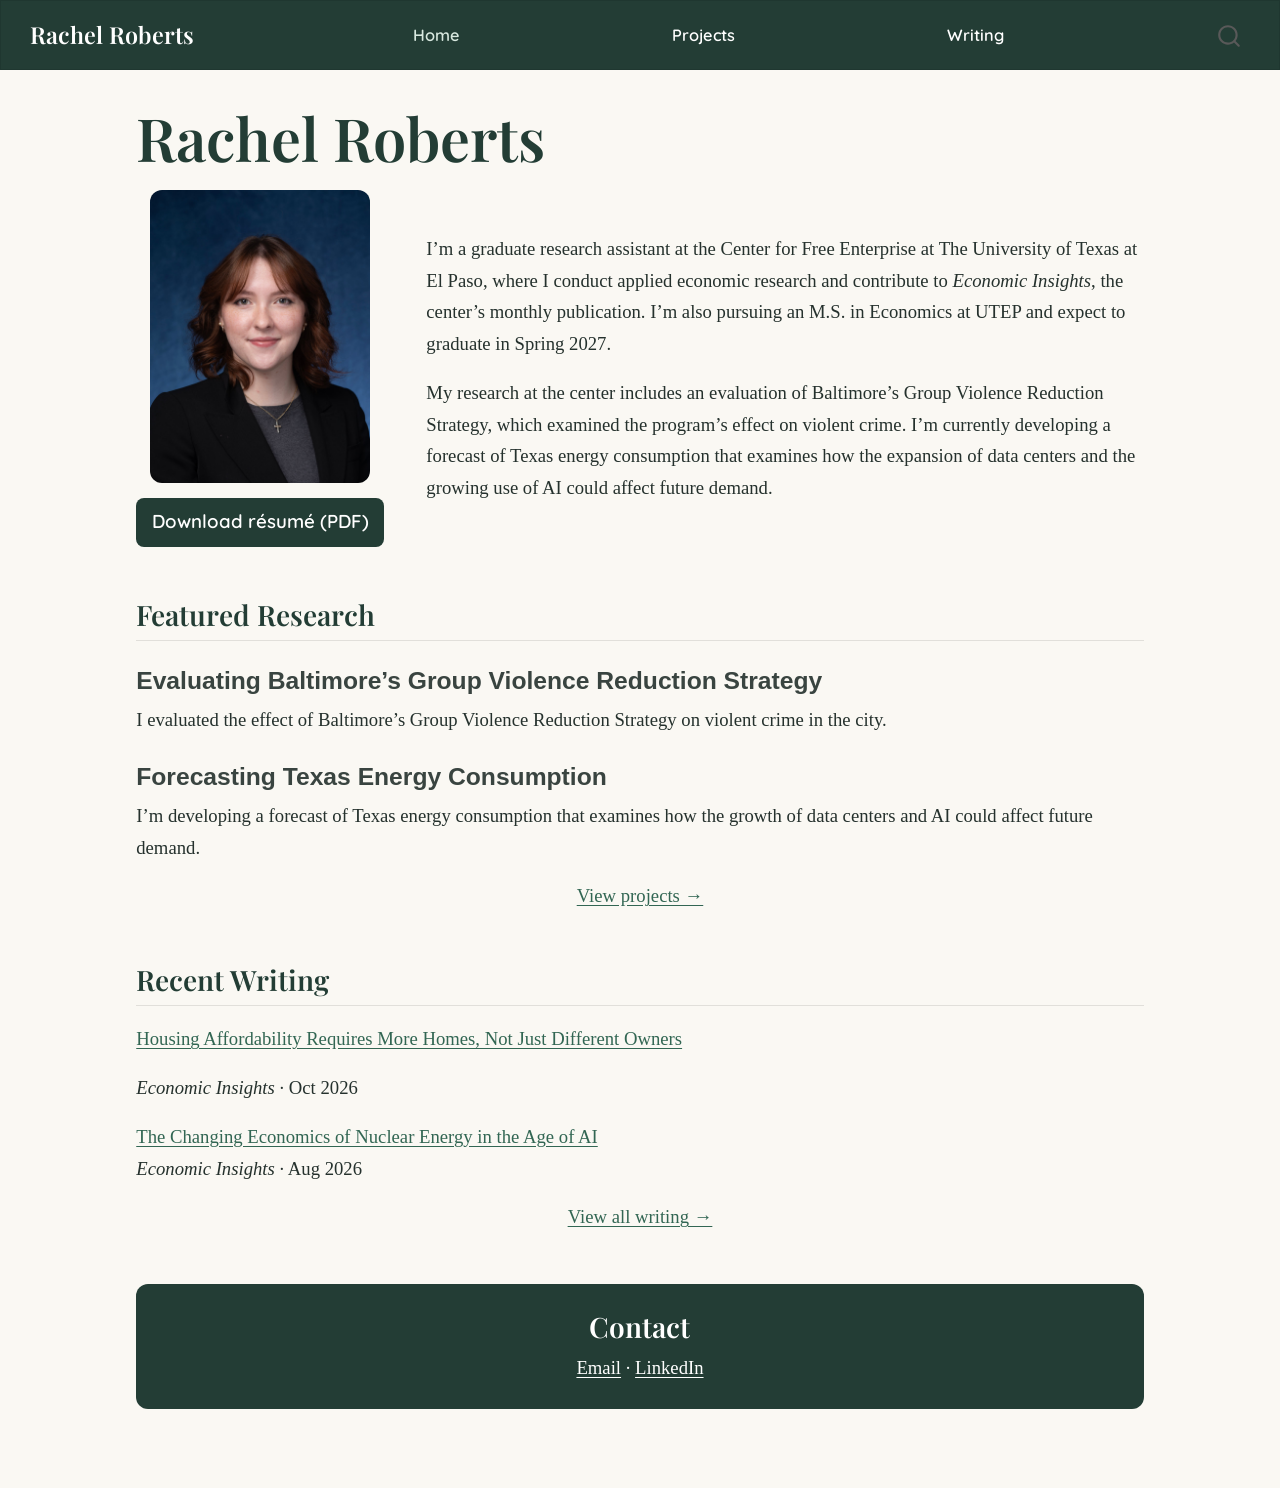
<file: index.html>
<!DOCTYPE html>
<html xmlns="http://www.w3.org/1999/xhtml" lang="en" xml:lang="en"><head>

<meta charset="utf-8">
<meta name="generator" content="quarto-1.10.18">

<meta name="viewport" content="width=device-width, initial-scale=1.0, user-scalable=yes">


<title>Rachel Roberts</title>
<style>
/* Default styles provided by pandoc.
** See https://pandoc.org/MANUAL.html#variables-for-html for config info.
*/
span.smallcaps{font-variant: small-caps;}
div.columns{display: flex; gap: 1.5em;}
div.column{flex: auto;}
@media screen {
div.columns{gap: min(4vw, 1.5em);}
div.column{overflow-x: auto;}
}
div.hanging-indent{margin-left: 1.5em; text-indent: -1.5em;}
ul.task-list{list-style: none;}
ul.task-list li input[type="checkbox"] {
  width: 0.8em;
  margin: 0 0.8em 0.2em -1em; /* quarto-specific, see https://github.com/quarto-dev/quarto-cli/issues/4556 */ 
  vertical-align: middle;
}
</style>


<script src="site_libs/quarto-nav/quarto-nav.js"></script>
<script src="site_libs/quarto-nav/headroom.min.js"></script>
<script src="site_libs/clipboard/clipboard.min.js"></script>
<script src="site_libs/quarto-search/autocomplete.umd.js"></script>
<script src="site_libs/quarto-search/fuse.min.js"></script>
<script src="site_libs/quarto-search/quarto-search.js"></script>
<meta name="quarto:offset" content="./">
<script src="site_libs/quarto-html/quarto.js" type="module"></script>
<script src="site_libs/quarto-html/tabsets/tabsets.js" type="module"></script>
<script src="site_libs/quarto-html/popper.min.js"></script>
<script src="site_libs/quarto-html/tippy.umd.min.js"></script>
<link href="site_libs/quarto-html/tippy.css" rel="stylesheet">
<link href="site_libs/quarto-html/quarto-syntax-highlighting-64a204ab8560d761af7679ceaba22944.css" rel="stylesheet" id="quarto-text-highlighting-styles">
<script src="site_libs/bootstrap/bootstrap.min.js"></script>
<link href="site_libs/bootstrap/bootstrap-icons.css" rel="stylesheet">
<link href="site_libs/bootstrap/bootstrap-e5f91ad3aecf1eb9d35c53ff38ad6c57.min.css" rel="stylesheet" append-hash="true" id="quarto-bootstrap" data-mode="light">
<script id="quarto-search-options" type="application/json">{
  "location": "navbar",
  "copy-button": false,
  "collapse-after": 3,
  "panel-placement": "end",
  "type": "overlay",
  "limit": 50,
  "keyboard-shortcut": [
    "f",
    "/",
    "s"
  ],
  "show-item-context": false,
  "language": {
    "search-no-results-text": "No results",
    "search-matching-documents-text": "matching documents",
    "search-copy-link-title": "Copy link to search",
    "search-hide-matches-text": "Hide additional matches",
    "search-more-match-text": "more match in this document",
    "search-more-matches-text": "more matches in this document",
    "search-clear-button-title": "Clear",
    "search-text-placeholder": "",
    "search-detached-cancel-button-title": "Cancel",
    "search-submit-button-title": "Submit",
    "search-label": "Search"
  }
}</script>


<link rel="stylesheet" href="styles.css">
</head>

<body class="nav-fixed quarto-light">

<div id="quarto-search-results"></div>
  <header id="quarto-header" class="headroom fixed-top">
    <nav class="navbar navbar-expand-lg " data-bs-theme="dark">
      <div class="navbar-container container-fluid">
      <div class="navbar-brand-container mx-auto">
    <a class="navbar-brand" href="./index.html">
    <span class="navbar-title">Rachel Roberts</span>
    </a>
  </div>
            <div id="quarto-search" class="" title="Search"></div>
          <button class="navbar-toggler" type="button" data-bs-toggle="collapse" data-bs-target="#navbarCollapse" aria-controls="navbarCollapse" role="menu" aria-expanded="false" aria-label="Toggle navigation" onclick="if (window.quartoToggleHeadroom) { window.quartoToggleHeadroom(); }">
  <span class="navbar-toggler-icon"></span>
</button>
          <div class="collapse navbar-collapse" id="navbarCollapse">
            <ul class="navbar-nav navbar-nav-scroll me-auto">
  <li class="nav-item">
    <a class="nav-link active" href="./index.html" aria-current="page"> 
<span class="menu-text">Home</span></a>
  </li>  
  <li class="nav-item">
    <a class="nav-link" href="./Projects.html"> 
<span class="menu-text">Projects</span></a>
  </li>  
  <li class="nav-item">
    <a class="nav-link" href="./Writing.html"> 
<span class="menu-text">Writing</span></a>
  </li>  
</ul>
          </div> <!-- /navcollapse -->
            <div class="quarto-navbar-tools">
</div>
      </div> <!-- /container-fluid -->
    </nav>
</header>
<!-- content -->
<div id="quarto-content" class="quarto-container page-columns page-rows-contents page-layout-full page-navbar">
<!-- sidebar -->
<!-- margin-sidebar -->
    
<!-- main -->
<main class="content column-page" id="quarto-document-content"><header id="title-block-header" class="quarto-title-block"><h1 class="title display-7">Rachel Roberts</h1></header>




<div class="home-intro">
<section id="rachel-roberts" class="level1 home-profile">

<p><img src="images/RachelRobertsHeadshot.jpg" class="img-fluid" alt="Professional headshot of Rachel Roberts" width="220"></p>
<p><a href="Rachel Roberts Resume.pdf" class="resume-button">Download résumé (PDF)</a></p>
</section>
<div class="home-bio">
<p>I’m a graduate research assistant at the Center for Free Enterprise at The University of Texas at El Paso, where I conduct applied economic research and contribute to <em>Economic Insights</em>, the center’s monthly publication. I’m also pursuing an M.S. in Economics at UTEP and expect to graduate in Spring 2027.</p>
<p>My research at the center includes an evaluation of Baltimore’s Group Violence Reduction Strategy, which examined the program’s effect on violent crime. I’m currently developing a forecast of Texas energy consumption that examines how the expansion of data centers and the growing use of AI could affect future demand.</p>
</div>
</div>
<section id="featured-research" class="level2 featured-research">
<h2 data-anchor-id="featured-research">Featured Research</h2>
<section id="evaluating-baltimores-group-violence-reduction-strategy" class="level3">
<h3 data-anchor-id="evaluating-baltimores-group-violence-reduction-strategy">Evaluating Baltimore’s Group Violence Reduction Strategy</h3>
<p>I evaluated the effect of Baltimore’s Group Violence Reduction Strategy on violent crime in the city.</p>
</section>
<section id="forecasting-texas-energy-consumption" class="level3">
<h3 data-anchor-id="forecasting-texas-energy-consumption">Forecasting Texas Energy Consumption</h3>
<p>I’m developing a forecast of Texas energy consumption that examines how the growth of data centers and AI could affect future demand.</p>
<div style="text-align: center;">
<p><a href="./Projects.html">View projects →</a></p>
</div>
</section>
</section>
<section id="recent-writing" class="level2 recent-writing">
<h2 data-anchor-id="recent-writing">Recent Writing</h2>
<p><a href="https://c4fe.substack.com/p/housing-affordability-requires-more">Housing Affordability Requires More Homes, Not Just Different Owners</a></p>
<p><em>Economic Insights</em> · Oct 2026</p>
<p><a href="https://c4fe.substack.com/p/the-changing-economics-of-nuclear">The Changing Economics of Nuclear Energy in the Age of AI</a><br>
<em>Economic Insights</em> · Aug 2026</p>
<div style="text-align: center;">
<p><a href="./Writing.html">View all writing →</a></p>
</div>
</section>
<section id="contact" class="level2 contact-banner">
<h2 data-anchor-id="contact">Contact</h2>
<p><a href="mailto:rachelmroberts23@gmail.com">Email</a> · <a href="https://www.linkedin.com/in/rachel-roberts-86b67a217">LinkedIn</a></p>
</section>



</main> <!-- /main -->
<script id="quarto-html-after-body" type="application/javascript">
  window.document.addEventListener("DOMContentLoaded", function (event) {
    const isCodeAnnotation = (el) => {
      for (const clz of el.classList) {
        if (clz.startsWith('code-annotation-')) {                     
          return true;
        }
      }
      return false;
    }
    const onCopySuccess = function(e) {
      // button target
      const button = e.trigger;
      // don't keep focus
      button.blur();
      // flash "checked"
      button.classList.add('code-copy-button-checked');
      var currentTitle = button.getAttribute("title");
      button.setAttribute("title", "Copied!");
      let tooltip;
      if (window.bootstrap) {
        button.setAttribute("data-bs-toggle", "tooltip");
        button.setAttribute("data-bs-placement", "left");
        button.setAttribute("data-bs-title", "Copied!");
        tooltip = new bootstrap.Tooltip(button, 
          { trigger: "manual", 
            customClass: "code-copy-button-tooltip",
            offset: [0, -8]});
        tooltip.show();    
      }
      setTimeout(function() {
        if (tooltip) {
          tooltip.hide();
          button.removeAttribute("data-bs-title");
          button.removeAttribute("data-bs-toggle");
          button.removeAttribute("data-bs-placement");
        }
        button.setAttribute("title", currentTitle);
        button.classList.remove('code-copy-button-checked');
      }, 1000);
      // clear code selection
      e.clearSelection();
    }
    const getTextToCopy = function(trigger) {
      const outerScaffold = trigger.parentElement.cloneNode(true);
      const codeEl = outerScaffold.querySelector('code');
      for (const childEl of codeEl.children) {
        if (isCodeAnnotation(childEl)) {
          childEl.remove();
        }
      }
      return codeEl.innerText;
    }
    const clipboard = new window.ClipboardJS('.code-copy-button:not([data-in-quarto-modal])', {
      text: getTextToCopy
    });
    clipboard.on('success', onCopySuccess);
    if (window.document.getElementById('quarto-embedded-source-code-modal')) {
      const clipboardModal = new window.ClipboardJS('.code-copy-button[data-in-quarto-modal]', {
        text: getTextToCopy,
        container: window.document.getElementById('quarto-embedded-source-code-modal')
      });
      clipboardModal.on('success', onCopySuccess);
    }
      var localhostRegex = new RegExp(/^(?:http|https):\/\/localhost\:?[0-9]*\//);
      var mailtoRegex = new RegExp(/^mailto:/);
        var filterRegex = new RegExp("https:\/\/rachelmroberts\.github\.io\/");
      var isInternal = (href) => {
          return filterRegex.test(href) || localhostRegex.test(href) || mailtoRegex.test(href);
      }
      // Inspect non-navigation links and adorn them if external
     var links = window.document.querySelectorAll('a[href]:not(.nav-link):not(.navbar-brand):not(.toc-action):not(.sidebar-link):not(.sidebar-item-toggle):not(.pagination-link):not(.no-external):not([aria-hidden]):not(.dropdown-item):not(.quarto-navigation-tool):not(.about-link)');
      for (var i=0; i<links.length; i++) {
        const link = links[i];
        if (!isInternal(link.href)) {
          // undo the damage that might have been done by quarto-nav.js in the case of
          // links that we want to consider external
          if (link.dataset.originalHref !== undefined) {
            link.href = link.dataset.originalHref;
          }
        }
      }
    function tippyHover(el, contentFn, onTriggerFn, onUntriggerFn) {
      const config = {
        allowHTML: true,
        maxWidth: 500,
        delay: 100,
        arrow: false,
        appendTo: function(el) {
            return el.parentElement;
        },
        interactive: true,
        interactiveBorder: 10,
        theme: 'quarto',
        placement: 'bottom-start',
      };
      if (contentFn) {
        config.content = contentFn;
      }
      if (onTriggerFn) {
        config.onTrigger = onTriggerFn;
      }
      if (onUntriggerFn) {
        config.onUntrigger = onUntriggerFn;
      }
      window.tippy(el, config); 
    }
    const noterefs = window.document.querySelectorAll('a[role="doc-noteref"]');
    for (var i=0; i<noterefs.length; i++) {
      const ref = noterefs[i];
      tippyHover(ref, function() {
        // use id or data attribute instead here
        let href = ref.getAttribute('data-footnote-href') || ref.getAttribute('href');
        try { href = new URL(href).hash; } catch {}
        const id = href.replace(/^#\/?/, "");
        const note = window.document.getElementById(id);
        if (note) {
          return note.innerHTML;
        } else {
          return "";
        }
      });
    }
    const xrefs = window.document.querySelectorAll('a.quarto-xref');
    const processXRef = (id, note) => {
      // Strip column container classes
      const stripColumnClz = (el) => {
        el.classList.remove("page-full", "page-columns");
        if (el.children) {
          for (const child of el.children) {
            stripColumnClz(child);
          }
        }
      }
      stripColumnClz(note)
      if (id === null || id.startsWith('sec-')) {
        // Special case sections, only their first couple elements
        const container = document.createElement("div");
        if (note.children && note.children.length > 2) {
          container.appendChild(note.children[0].cloneNode(true));
          for (let i = 1; i < note.children.length; i++) {
            const child = note.children[i];
            if (child.tagName === "P" && child.innerText === "") {
              continue;
            } else {
              container.appendChild(child.cloneNode(true));
              break;
            }
          }
          if (window.Quarto?.typesetMath) {
            window.Quarto.typesetMath(container);
          }
          return container.innerHTML
        } else {
          if (window.Quarto?.typesetMath) {
            window.Quarto.typesetMath(note);
          }
          return note.innerHTML;
        }
      } else {
        // Remove any anchor links if they are present
        const anchorLink = note.querySelector('a.anchorjs-link');
        if (anchorLink) {
          anchorLink.remove();
        }
        if (window.Quarto?.typesetMath) {
          window.Quarto.typesetMath(note);
        }
        if (note.classList.contains("callout")) {
          return note.outerHTML;
        } else {
          return note.innerHTML;
        }
      }
    }
    for (var i=0; i<xrefs.length; i++) {
      const xref = xrefs[i];
      tippyHover(xref, undefined, function(instance) {
        instance.disable();
        let url = xref.getAttribute('href');
        let hash = undefined; 
        if (url.startsWith('#')) {
          hash = url;
        } else {
          try { hash = new URL(url).hash; } catch {}
        }
        if (hash) {
          const id = hash.replace(/^#\/?/, "");
          const note = window.document.getElementById(id);
          if (note !== null) {
            try {
              const html = processXRef(id, note.cloneNode(true));
              instance.setContent(html);
            } finally {
              instance.enable();
              instance.show();
            }
          } else {
            // See if we can fetch this
            fetch(url.split('#')[0])
            .then(res => res.text())
            .then(html => {
              const parser = new DOMParser();
              const htmlDoc = parser.parseFromString(html, "text/html");
              const note = htmlDoc.getElementById(id);
              if (note !== null) {
                const html = processXRef(id, note);
                instance.setContent(html);
              } 
            }).finally(() => {
              instance.enable();
              instance.show();
            });
          }
        } else {
          // See if we can fetch a full url (with no hash to target)
          // This is a special case and we should probably do some content thinning / targeting
          fetch(url)
          .then(res => res.text())
          .then(html => {
            const parser = new DOMParser();
            const htmlDoc = parser.parseFromString(html, "text/html");
            const note = htmlDoc.querySelector('main.content');
            if (note !== null) {
              // This should only happen for chapter cross references
              // (since there is no id in the URL)
              // remove the first header
              if (note.children.length > 0 && note.children[0].tagName === "HEADER") {
                note.children[0].remove();
              }
              const html = processXRef(null, note);
              instance.setContent(html);
            } 
          }).finally(() => {
            instance.enable();
            instance.show();
          });
        }
      }, function(instance) {
      });
    }
        let selectedAnnoteEl;
        const selectorForAnnotation = ( cell, annotation) => {
          let cellAttr = 'data-code-cell="' + cell + '"';
          let lineAttr = 'data-code-annotation="' +  annotation + '"';
          const selector = 'span[' + cellAttr + '][' + lineAttr + ']';
          return selector;
        }
        const selectCodeLines = (annoteEl) => {
          const doc = window.document;
          const targetCell = annoteEl.getAttribute("data-target-cell");
          const targetAnnotation = annoteEl.getAttribute("data-target-annotation");
          const annoteSpan = window.document.querySelector(selectorForAnnotation(targetCell, targetAnnotation));
          const lines = annoteSpan.getAttribute("data-code-lines").split(",");
          const lineIds = lines.map((line) => {
            return targetCell + "-" + line;
          })
          let top = null;
          let height = null;
          let parent = null;
          if (lineIds.length > 0) {
              //compute the position of the single el (top and bottom and make a div)
              const el = window.document.getElementById(lineIds[0]);
              top = el.offsetTop;
              height = el.offsetHeight;
              parent = el.parentElement.parentElement;
            if (lineIds.length > 1) {
              const lastEl = window.document.getElementById(lineIds[lineIds.length - 1]);
              const bottom = lastEl.offsetTop + lastEl.offsetHeight;
              height = bottom - top;
            }
            if (top !== null && height !== null && parent !== null) {
              // cook up a div (if necessary) and position it 
              let div = window.document.getElementById("code-annotation-line-highlight");
              if (div === null) {
                div = window.document.createElement("div");
                div.setAttribute("id", "code-annotation-line-highlight");
                div.style.position = 'absolute';
                parent.appendChild(div);
              }
              div.style.top = top - 2 + "px";
              div.style.height = height + 4 + "px";
              div.style.left = 0;
              let gutterDiv = window.document.getElementById("code-annotation-line-highlight-gutter");
              if (gutterDiv === null) {
                gutterDiv = window.document.createElement("div");
                gutterDiv.setAttribute("id", "code-annotation-line-highlight-gutter");
                gutterDiv.style.position = 'absolute';
                const codeCell = window.document.getElementById(targetCell);
                const gutter = codeCell.querySelector('.code-annotation-gutter');
                gutter.appendChild(gutterDiv);
              }
              gutterDiv.style.top = top - 2 + "px";
              gutterDiv.style.height = height + 4 + "px";
            }
            selectedAnnoteEl = annoteEl;
          }
        };
        const unselectCodeLines = () => {
          const elementsIds = ["code-annotation-line-highlight", "code-annotation-line-highlight-gutter"];
          elementsIds.forEach((elId) => {
            const div = window.document.getElementById(elId);
            if (div) {
              div.remove();
            }
          });
          selectedAnnoteEl = undefined;
        };
          // Handle positioning of the toggle
      window.addEventListener(
        "resize",
        throttle(() => {
          elRect = undefined;
          if (selectedAnnoteEl) {
            selectCodeLines(selectedAnnoteEl);
          }
        }, 10)
      );
      function throttle(fn, ms) {
      let throttle = false;
      let timer;
        return (...args) => {
          if(!throttle) { // first call gets through
              fn.apply(this, args);
              throttle = true;
          } else { // all the others get throttled
              if(timer) clearTimeout(timer); // cancel #2
              timer = setTimeout(() => {
                fn.apply(this, args);
                timer = throttle = false;
              }, ms);
          }
        };
      }
        // Attach click handler to the DT
        const annoteDls = window.document.querySelectorAll('dt[data-target-cell]');
        for (const annoteDlNode of annoteDls) {
          annoteDlNode.addEventListener('click', (event) => {
            const clickedEl = event.target;
            if (clickedEl !== selectedAnnoteEl) {
              unselectCodeLines();
              const activeEl = window.document.querySelector('dt[data-target-cell].code-annotation-active');
              if (activeEl) {
                activeEl.classList.remove('code-annotation-active');
              }
              selectCodeLines(clickedEl);
              clickedEl.classList.add('code-annotation-active');
            } else {
              // Unselect the line
              unselectCodeLines();
              clickedEl.classList.remove('code-annotation-active');
            }
          });
        }
    const findCites = (el) => {
      const parentEl = el.parentElement;
      if (parentEl) {
        const cites = parentEl.dataset.cites;
        if (cites) {
          return {
            el,
            cites: cites.split(' ')
          };
        } else {
          return findCites(el.parentElement)
        }
      } else {
        return undefined;
      }
    };
    var bibliorefs = window.document.querySelectorAll('a[role="doc-biblioref"]');
    for (var i=0; i<bibliorefs.length; i++) {
      const ref = bibliorefs[i];
      const citeInfo = findCites(ref);
      if (citeInfo) {
        tippyHover(citeInfo.el, function() {
          var popup = window.document.createElement('div');
          citeInfo.cites.forEach(function(cite) {
            var citeDiv = window.document.createElement('div');
            citeDiv.classList.add('hanging-indent');
            citeDiv.classList.add('csl-entry');
            var biblioDiv = window.document.getElementById('ref-' + cite);
            if (biblioDiv) {
              citeDiv.innerHTML = biblioDiv.innerHTML;
            }
            popup.appendChild(citeDiv);
          });
          return popup.innerHTML;
        });
      }
    }
  });
  </script>
</div> <!-- /content -->




</body></html>
</file>
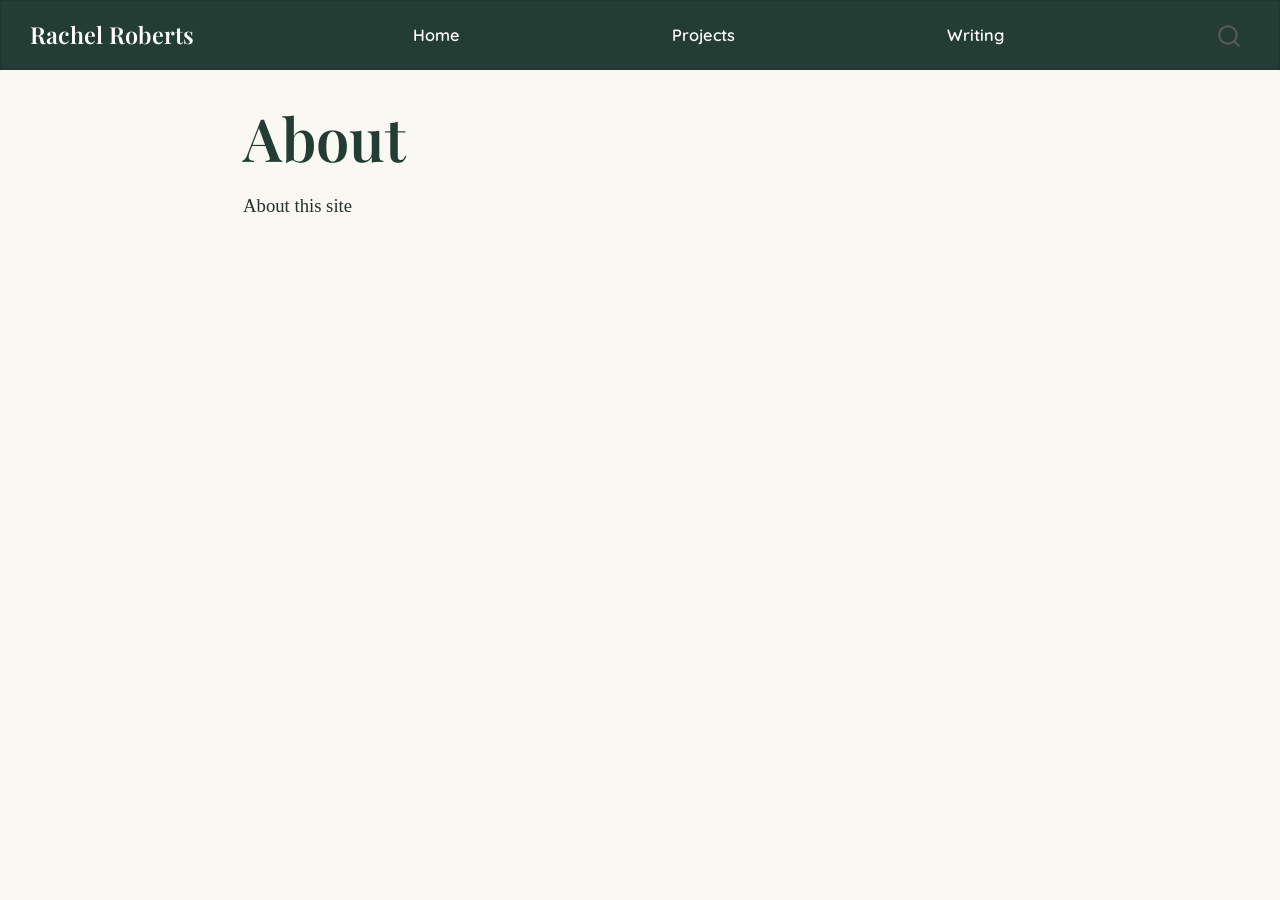
<file: about.html>
<!DOCTYPE html>
<html xmlns="http://www.w3.org/1999/xhtml" lang="en" xml:lang="en"><head>

<meta charset="utf-8">
<meta name="generator" content="quarto-1.10.18">

<meta name="viewport" content="width=device-width, initial-scale=1.0, user-scalable=yes">


<title>About – Rachel Roberts</title>
<style>
/* Default styles provided by pandoc.
** See https://pandoc.org/MANUAL.html#variables-for-html for config info.
*/
span.smallcaps{font-variant: small-caps;}
div.columns{display: flex; gap: 1.5em;}
div.column{flex: auto;}
@media screen {
div.columns{gap: min(4vw, 1.5em);}
div.column{overflow-x: auto;}
}
div.hanging-indent{margin-left: 1.5em; text-indent: -1.5em;}
ul.task-list{list-style: none;}
ul.task-list li input[type="checkbox"] {
  width: 0.8em;
  margin: 0 0.8em 0.2em -1em; /* quarto-specific, see https://github.com/quarto-dev/quarto-cli/issues/4556 */ 
  vertical-align: middle;
}
</style>


<script src="site_libs/quarto-nav/quarto-nav.js"></script>
<script src="site_libs/quarto-nav/headroom.min.js"></script>
<script src="site_libs/clipboard/clipboard.min.js"></script>
<script src="site_libs/quarto-search/autocomplete.umd.js"></script>
<script src="site_libs/quarto-search/fuse.min.js"></script>
<script src="site_libs/quarto-search/quarto-search.js"></script>
<meta name="quarto:offset" content="./">
<script src="site_libs/quarto-html/quarto.js" type="module"></script>
<script src="site_libs/quarto-html/tabsets/tabsets.js" type="module"></script>
<script src="site_libs/quarto-html/popper.min.js"></script>
<script src="site_libs/quarto-html/tippy.umd.min.js"></script>
<link href="site_libs/quarto-html/tippy.css" rel="stylesheet">
<link href="site_libs/quarto-html/quarto-syntax-highlighting-64a204ab8560d761af7679ceaba22944.css" rel="stylesheet" id="quarto-text-highlighting-styles">
<script src="site_libs/bootstrap/bootstrap.min.js"></script>
<link href="site_libs/bootstrap/bootstrap-icons.css" rel="stylesheet">
<link href="site_libs/bootstrap/bootstrap-e5f91ad3aecf1eb9d35c53ff38ad6c57.min.css" rel="stylesheet" append-hash="true" id="quarto-bootstrap" data-mode="light">
<script id="quarto-search-options" type="application/json">{
  "location": "navbar",
  "copy-button": false,
  "collapse-after": 3,
  "panel-placement": "end",
  "type": "overlay",
  "limit": 50,
  "keyboard-shortcut": [
    "f",
    "/",
    "s"
  ],
  "show-item-context": false,
  "language": {
    "search-no-results-text": "No results",
    "search-matching-documents-text": "matching documents",
    "search-copy-link-title": "Copy link to search",
    "search-hide-matches-text": "Hide additional matches",
    "search-more-match-text": "more match in this document",
    "search-more-matches-text": "more matches in this document",
    "search-clear-button-title": "Clear",
    "search-text-placeholder": "",
    "search-detached-cancel-button-title": "Cancel",
    "search-submit-button-title": "Submit",
    "search-label": "Search"
  }
}</script>


<link rel="stylesheet" href="styles.css">
</head>

<body class="nav-fixed fullcontent quarto-light">

<div id="quarto-search-results"></div>
  <header id="quarto-header" class="headroom fixed-top">
    <nav class="navbar navbar-expand-lg " data-bs-theme="dark">
      <div class="navbar-container container-fluid">
      <div class="navbar-brand-container mx-auto">
    <a class="navbar-brand" href="./index.html">
    <span class="navbar-title">Rachel Roberts</span>
    </a>
  </div>
            <div id="quarto-search" class="" title="Search"></div>
          <button class="navbar-toggler" type="button" data-bs-toggle="collapse" data-bs-target="#navbarCollapse" aria-controls="navbarCollapse" role="menu" aria-expanded="false" aria-label="Toggle navigation" onclick="if (window.quartoToggleHeadroom) { window.quartoToggleHeadroom(); }">
  <span class="navbar-toggler-icon"></span>
</button>
          <div class="collapse navbar-collapse" id="navbarCollapse">
            <ul class="navbar-nav navbar-nav-scroll me-auto">
  <li class="nav-item">
    <a class="nav-link" href="./index.html"> 
<span class="menu-text">Home</span></a>
  </li>  
  <li class="nav-item">
    <a class="nav-link" href="./Projects.html"> 
<span class="menu-text">Projects</span></a>
  </li>  
  <li class="nav-item">
    <a class="nav-link" href="./Writing.html"> 
<span class="menu-text">Writing</span></a>
  </li>  
</ul>
          </div> <!-- /navcollapse -->
            <div class="quarto-navbar-tools">
</div>
      </div> <!-- /container-fluid -->
    </nav>
</header>
<!-- content -->
<div id="quarto-content" class="quarto-container page-columns page-rows-contents page-layout-article page-navbar">
<!-- sidebar -->
<!-- margin-sidebar -->
    
<!-- main -->
<main class="content" id="quarto-document-content">

<header id="title-block-header" class="quarto-title-block default">
<div class="quarto-title">
<h1 class="title">About</h1>
</div>



<div class="quarto-title-meta">

    
  
    
  </div>
  


</header>


<p>About this site</p>



</main> <!-- /main -->
<script id="quarto-html-after-body" type="application/javascript">
  window.document.addEventListener("DOMContentLoaded", function (event) {
    const isCodeAnnotation = (el) => {
      for (const clz of el.classList) {
        if (clz.startsWith('code-annotation-')) {                     
          return true;
        }
      }
      return false;
    }
    const onCopySuccess = function(e) {
      // button target
      const button = e.trigger;
      // don't keep focus
      button.blur();
      // flash "checked"
      button.classList.add('code-copy-button-checked');
      var currentTitle = button.getAttribute("title");
      button.setAttribute("title", "Copied!");
      let tooltip;
      if (window.bootstrap) {
        button.setAttribute("data-bs-toggle", "tooltip");
        button.setAttribute("data-bs-placement", "left");
        button.setAttribute("data-bs-title", "Copied!");
        tooltip = new bootstrap.Tooltip(button, 
          { trigger: "manual", 
            customClass: "code-copy-button-tooltip",
            offset: [0, -8]});
        tooltip.show();    
      }
      setTimeout(function() {
        if (tooltip) {
          tooltip.hide();
          button.removeAttribute("data-bs-title");
          button.removeAttribute("data-bs-toggle");
          button.removeAttribute("data-bs-placement");
        }
        button.setAttribute("title", currentTitle);
        button.classList.remove('code-copy-button-checked');
      }, 1000);
      // clear code selection
      e.clearSelection();
    }
    const getTextToCopy = function(trigger) {
      const outerScaffold = trigger.parentElement.cloneNode(true);
      const codeEl = outerScaffold.querySelector('code');
      for (const childEl of codeEl.children) {
        if (isCodeAnnotation(childEl)) {
          childEl.remove();
        }
      }
      return codeEl.innerText;
    }
    const clipboard = new window.ClipboardJS('.code-copy-button:not([data-in-quarto-modal])', {
      text: getTextToCopy
    });
    clipboard.on('success', onCopySuccess);
    if (window.document.getElementById('quarto-embedded-source-code-modal')) {
      const clipboardModal = new window.ClipboardJS('.code-copy-button[data-in-quarto-modal]', {
        text: getTextToCopy,
        container: window.document.getElementById('quarto-embedded-source-code-modal')
      });
      clipboardModal.on('success', onCopySuccess);
    }
      var localhostRegex = new RegExp(/^(?:http|https):\/\/localhost\:?[0-9]*\//);
      var mailtoRegex = new RegExp(/^mailto:/);
        var filterRegex = new RegExp("https:\/\/rachelmroberts\.github\.io\/");
      var isInternal = (href) => {
          return filterRegex.test(href) || localhostRegex.test(href) || mailtoRegex.test(href);
      }
      // Inspect non-navigation links and adorn them if external
     var links = window.document.querySelectorAll('a[href]:not(.nav-link):not(.navbar-brand):not(.toc-action):not(.sidebar-link):not(.sidebar-item-toggle):not(.pagination-link):not(.no-external):not([aria-hidden]):not(.dropdown-item):not(.quarto-navigation-tool):not(.about-link)');
      for (var i=0; i<links.length; i++) {
        const link = links[i];
        if (!isInternal(link.href)) {
          // undo the damage that might have been done by quarto-nav.js in the case of
          // links that we want to consider external
          if (link.dataset.originalHref !== undefined) {
            link.href = link.dataset.originalHref;
          }
        }
      }
    function tippyHover(el, contentFn, onTriggerFn, onUntriggerFn) {
      const config = {
        allowHTML: true,
        maxWidth: 500,
        delay: 100,
        arrow: false,
        appendTo: function(el) {
            return el.parentElement;
        },
        interactive: true,
        interactiveBorder: 10,
        theme: 'quarto',
        placement: 'bottom-start',
      };
      if (contentFn) {
        config.content = contentFn;
      }
      if (onTriggerFn) {
        config.onTrigger = onTriggerFn;
      }
      if (onUntriggerFn) {
        config.onUntrigger = onUntriggerFn;
      }
      window.tippy(el, config); 
    }
    const noterefs = window.document.querySelectorAll('a[role="doc-noteref"]');
    for (var i=0; i<noterefs.length; i++) {
      const ref = noterefs[i];
      tippyHover(ref, function() {
        // use id or data attribute instead here
        let href = ref.getAttribute('data-footnote-href') || ref.getAttribute('href');
        try { href = new URL(href).hash; } catch {}
        const id = href.replace(/^#\/?/, "");
        const note = window.document.getElementById(id);
        if (note) {
          return note.innerHTML;
        } else {
          return "";
        }
      });
    }
    const xrefs = window.document.querySelectorAll('a.quarto-xref');
    const processXRef = (id, note) => {
      // Strip column container classes
      const stripColumnClz = (el) => {
        el.classList.remove("page-full", "page-columns");
        if (el.children) {
          for (const child of el.children) {
            stripColumnClz(child);
          }
        }
      }
      stripColumnClz(note)
      if (id === null || id.startsWith('sec-')) {
        // Special case sections, only their first couple elements
        const container = document.createElement("div");
        if (note.children && note.children.length > 2) {
          container.appendChild(note.children[0].cloneNode(true));
          for (let i = 1; i < note.children.length; i++) {
            const child = note.children[i];
            if (child.tagName === "P" && child.innerText === "") {
              continue;
            } else {
              container.appendChild(child.cloneNode(true));
              break;
            }
          }
          if (window.Quarto?.typesetMath) {
            window.Quarto.typesetMath(container);
          }
          return container.innerHTML
        } else {
          if (window.Quarto?.typesetMath) {
            window.Quarto.typesetMath(note);
          }
          return note.innerHTML;
        }
      } else {
        // Remove any anchor links if they are present
        const anchorLink = note.querySelector('a.anchorjs-link');
        if (anchorLink) {
          anchorLink.remove();
        }
        if (window.Quarto?.typesetMath) {
          window.Quarto.typesetMath(note);
        }
        if (note.classList.contains("callout")) {
          return note.outerHTML;
        } else {
          return note.innerHTML;
        }
      }
    }
    for (var i=0; i<xrefs.length; i++) {
      const xref = xrefs[i];
      tippyHover(xref, undefined, function(instance) {
        instance.disable();
        let url = xref.getAttribute('href');
        let hash = undefined; 
        if (url.startsWith('#')) {
          hash = url;
        } else {
          try { hash = new URL(url).hash; } catch {}
        }
        if (hash) {
          const id = hash.replace(/^#\/?/, "");
          const note = window.document.getElementById(id);
          if (note !== null) {
            try {
              const html = processXRef(id, note.cloneNode(true));
              instance.setContent(html);
            } finally {
              instance.enable();
              instance.show();
            }
          } else {
            // See if we can fetch this
            fetch(url.split('#')[0])
            .then(res => res.text())
            .then(html => {
              const parser = new DOMParser();
              const htmlDoc = parser.parseFromString(html, "text/html");
              const note = htmlDoc.getElementById(id);
              if (note !== null) {
                const html = processXRef(id, note);
                instance.setContent(html);
              } 
            }).finally(() => {
              instance.enable();
              instance.show();
            });
          }
        } else {
          // See if we can fetch a full url (with no hash to target)
          // This is a special case and we should probably do some content thinning / targeting
          fetch(url)
          .then(res => res.text())
          .then(html => {
            const parser = new DOMParser();
            const htmlDoc = parser.parseFromString(html, "text/html");
            const note = htmlDoc.querySelector('main.content');
            if (note !== null) {
              // This should only happen for chapter cross references
              // (since there is no id in the URL)
              // remove the first header
              if (note.children.length > 0 && note.children[0].tagName === "HEADER") {
                note.children[0].remove();
              }
              const html = processXRef(null, note);
              instance.setContent(html);
            } 
          }).finally(() => {
            instance.enable();
            instance.show();
          });
        }
      }, function(instance) {
      });
    }
        let selectedAnnoteEl;
        const selectorForAnnotation = ( cell, annotation) => {
          let cellAttr = 'data-code-cell="' + cell + '"';
          let lineAttr = 'data-code-annotation="' +  annotation + '"';
          const selector = 'span[' + cellAttr + '][' + lineAttr + ']';
          return selector;
        }
        const selectCodeLines = (annoteEl) => {
          const doc = window.document;
          const targetCell = annoteEl.getAttribute("data-target-cell");
          const targetAnnotation = annoteEl.getAttribute("data-target-annotation");
          const annoteSpan = window.document.querySelector(selectorForAnnotation(targetCell, targetAnnotation));
          const lines = annoteSpan.getAttribute("data-code-lines").split(",");
          const lineIds = lines.map((line) => {
            return targetCell + "-" + line;
          })
          let top = null;
          let height = null;
          let parent = null;
          if (lineIds.length > 0) {
              //compute the position of the single el (top and bottom and make a div)
              const el = window.document.getElementById(lineIds[0]);
              top = el.offsetTop;
              height = el.offsetHeight;
              parent = el.parentElement.parentElement;
            if (lineIds.length > 1) {
              const lastEl = window.document.getElementById(lineIds[lineIds.length - 1]);
              const bottom = lastEl.offsetTop + lastEl.offsetHeight;
              height = bottom - top;
            }
            if (top !== null && height !== null && parent !== null) {
              // cook up a div (if necessary) and position it 
              let div = window.document.getElementById("code-annotation-line-highlight");
              if (div === null) {
                div = window.document.createElement("div");
                div.setAttribute("id", "code-annotation-line-highlight");
                div.style.position = 'absolute';
                parent.appendChild(div);
              }
              div.style.top = top - 2 + "px";
              div.style.height = height + 4 + "px";
              div.style.left = 0;
              let gutterDiv = window.document.getElementById("code-annotation-line-highlight-gutter");
              if (gutterDiv === null) {
                gutterDiv = window.document.createElement("div");
                gutterDiv.setAttribute("id", "code-annotation-line-highlight-gutter");
                gutterDiv.style.position = 'absolute';
                const codeCell = window.document.getElementById(targetCell);
                const gutter = codeCell.querySelector('.code-annotation-gutter');
                gutter.appendChild(gutterDiv);
              }
              gutterDiv.style.top = top - 2 + "px";
              gutterDiv.style.height = height + 4 + "px";
            }
            selectedAnnoteEl = annoteEl;
          }
        };
        const unselectCodeLines = () => {
          const elementsIds = ["code-annotation-line-highlight", "code-annotation-line-highlight-gutter"];
          elementsIds.forEach((elId) => {
            const div = window.document.getElementById(elId);
            if (div) {
              div.remove();
            }
          });
          selectedAnnoteEl = undefined;
        };
          // Handle positioning of the toggle
      window.addEventListener(
        "resize",
        throttle(() => {
          elRect = undefined;
          if (selectedAnnoteEl) {
            selectCodeLines(selectedAnnoteEl);
          }
        }, 10)
      );
      function throttle(fn, ms) {
      let throttle = false;
      let timer;
        return (...args) => {
          if(!throttle) { // first call gets through
              fn.apply(this, args);
              throttle = true;
          } else { // all the others get throttled
              if(timer) clearTimeout(timer); // cancel #2
              timer = setTimeout(() => {
                fn.apply(this, args);
                timer = throttle = false;
              }, ms);
          }
        };
      }
        // Attach click handler to the DT
        const annoteDls = window.document.querySelectorAll('dt[data-target-cell]');
        for (const annoteDlNode of annoteDls) {
          annoteDlNode.addEventListener('click', (event) => {
            const clickedEl = event.target;
            if (clickedEl !== selectedAnnoteEl) {
              unselectCodeLines();
              const activeEl = window.document.querySelector('dt[data-target-cell].code-annotation-active');
              if (activeEl) {
                activeEl.classList.remove('code-annotation-active');
              }
              selectCodeLines(clickedEl);
              clickedEl.classList.add('code-annotation-active');
            } else {
              // Unselect the line
              unselectCodeLines();
              clickedEl.classList.remove('code-annotation-active');
            }
          });
        }
    const findCites = (el) => {
      const parentEl = el.parentElement;
      if (parentEl) {
        const cites = parentEl.dataset.cites;
        if (cites) {
          return {
            el,
            cites: cites.split(' ')
          };
        } else {
          return findCites(el.parentElement)
        }
      } else {
        return undefined;
      }
    };
    var bibliorefs = window.document.querySelectorAll('a[role="doc-biblioref"]');
    for (var i=0; i<bibliorefs.length; i++) {
      const ref = bibliorefs[i];
      const citeInfo = findCites(ref);
      if (citeInfo) {
        tippyHover(citeInfo.el, function() {
          var popup = window.document.createElement('div');
          citeInfo.cites.forEach(function(cite) {
            var citeDiv = window.document.createElement('div');
            citeDiv.classList.add('hanging-indent');
            citeDiv.classList.add('csl-entry');
            var biblioDiv = window.document.getElementById('ref-' + cite);
            if (biblioDiv) {
              citeDiv.innerHTML = biblioDiv.innerHTML;
            }
            popup.appendChild(citeDiv);
          });
          return popup.innerHTML;
        });
      }
    }
  });
  </script>
</div> <!-- /content -->




</body></html>
</file>
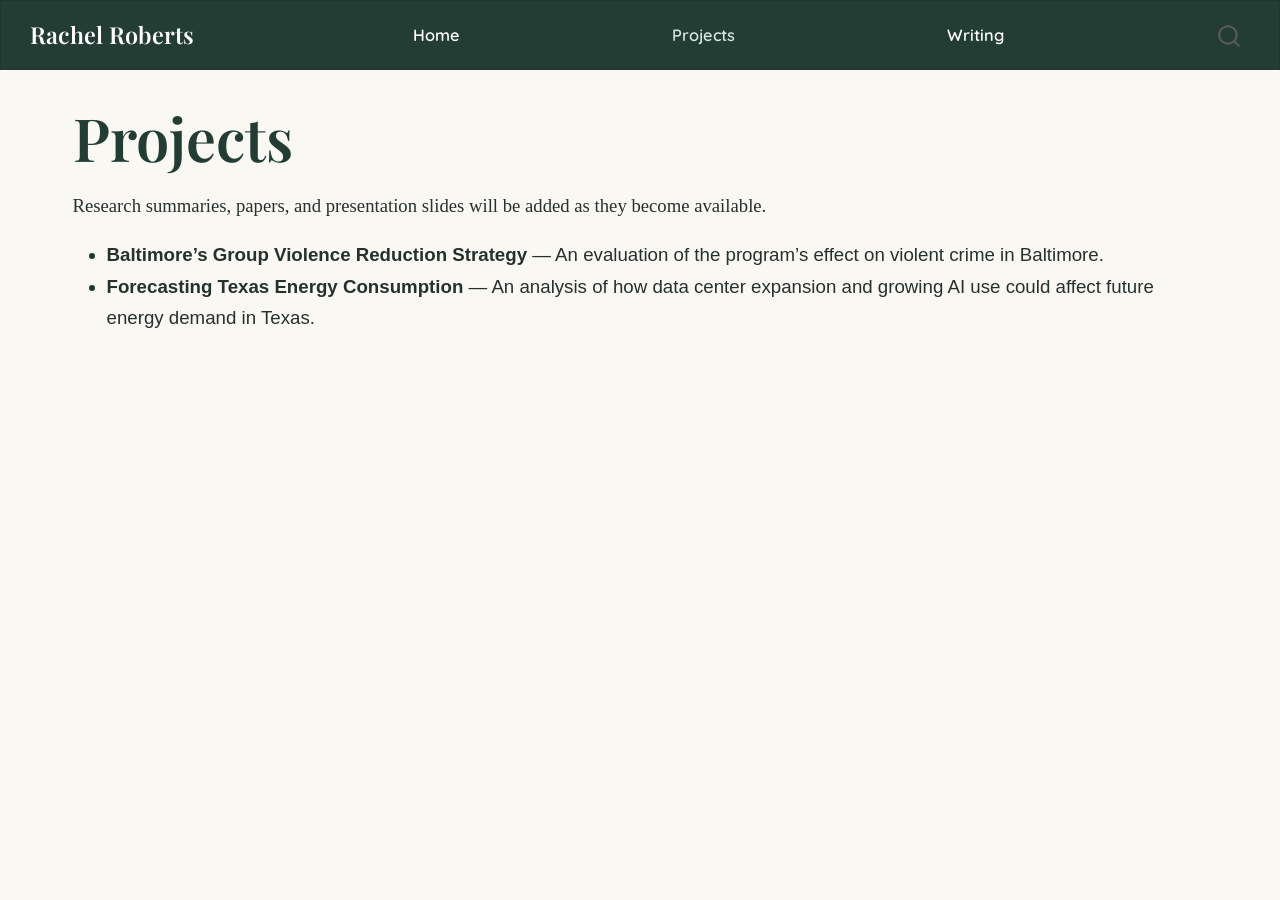
<file: Projects.html>
<!DOCTYPE html>
<html xmlns="http://www.w3.org/1999/xhtml" lang="en" xml:lang="en"><head>

<meta charset="utf-8">
<meta name="generator" content="quarto-1.10.18">

<meta name="viewport" content="width=device-width, initial-scale=1.0, user-scalable=yes">


<title>Projects – Rachel Roberts</title>
<style>
/* Default styles provided by pandoc.
** See https://pandoc.org/MANUAL.html#variables-for-html for config info.
*/
span.smallcaps{font-variant: small-caps;}
div.columns{display: flex; gap: 1.5em;}
div.column{flex: auto;}
@media screen {
div.columns{gap: min(4vw, 1.5em);}
div.column{overflow-x: auto;}
}
div.hanging-indent{margin-left: 1.5em; text-indent: -1.5em;}
ul.task-list{list-style: none;}
ul.task-list li input[type="checkbox"] {
  width: 0.8em;
  margin: 0 0.8em 0.2em -1em; /* quarto-specific, see https://github.com/quarto-dev/quarto-cli/issues/4556 */ 
  vertical-align: middle;
}
</style>


<script src="site_libs/quarto-nav/quarto-nav.js"></script>
<script src="site_libs/quarto-nav/headroom.min.js"></script>
<script src="site_libs/clipboard/clipboard.min.js"></script>
<script src="site_libs/quarto-search/autocomplete.umd.js"></script>
<script src="site_libs/quarto-search/fuse.min.js"></script>
<script src="site_libs/quarto-search/quarto-search.js"></script>
<meta name="quarto:offset" content="./">
<script src="site_libs/quarto-html/quarto.js" type="module"></script>
<script src="site_libs/quarto-html/tabsets/tabsets.js" type="module"></script>
<script src="site_libs/quarto-html/popper.min.js"></script>
<script src="site_libs/quarto-html/tippy.umd.min.js"></script>
<link href="site_libs/quarto-html/tippy.css" rel="stylesheet">
<link href="site_libs/quarto-html/quarto-syntax-highlighting-64a204ab8560d761af7679ceaba22944.css" rel="stylesheet" id="quarto-text-highlighting-styles">
<script src="site_libs/bootstrap/bootstrap.min.js"></script>
<link href="site_libs/bootstrap/bootstrap-icons.css" rel="stylesheet">
<link href="site_libs/bootstrap/bootstrap-e5f91ad3aecf1eb9d35c53ff38ad6c57.min.css" rel="stylesheet" append-hash="true" id="quarto-bootstrap" data-mode="light">
<script id="quarto-search-options" type="application/json">{
  "location": "navbar",
  "copy-button": false,
  "collapse-after": 3,
  "panel-placement": "end",
  "type": "overlay",
  "limit": 50,
  "keyboard-shortcut": [
    "f",
    "/",
    "s"
  ],
  "show-item-context": false,
  "language": {
    "search-no-results-text": "No results",
    "search-matching-documents-text": "matching documents",
    "search-copy-link-title": "Copy link to search",
    "search-hide-matches-text": "Hide additional matches",
    "search-more-match-text": "more match in this document",
    "search-more-matches-text": "more matches in this document",
    "search-clear-button-title": "Clear",
    "search-text-placeholder": "",
    "search-detached-cancel-button-title": "Cancel",
    "search-submit-button-title": "Submit",
    "search-label": "Search"
  }
}</script>


<link rel="stylesheet" href="styles.css">
</head>

<body class="nav-fixed quarto-light">

<div id="quarto-search-results"></div>
  <header id="quarto-header" class="headroom fixed-top">
    <nav class="navbar navbar-expand-lg " data-bs-theme="dark">
      <div class="navbar-container container-fluid">
      <div class="navbar-brand-container mx-auto">
    <a class="navbar-brand" href="./index.html">
    <span class="navbar-title">Rachel Roberts</span>
    </a>
  </div>
            <div id="quarto-search" class="" title="Search"></div>
          <button class="navbar-toggler" type="button" data-bs-toggle="collapse" data-bs-target="#navbarCollapse" aria-controls="navbarCollapse" role="menu" aria-expanded="false" aria-label="Toggle navigation" onclick="if (window.quartoToggleHeadroom) { window.quartoToggleHeadroom(); }">
  <span class="navbar-toggler-icon"></span>
</button>
          <div class="collapse navbar-collapse" id="navbarCollapse">
            <ul class="navbar-nav navbar-nav-scroll me-auto">
  <li class="nav-item">
    <a class="nav-link" href="./index.html"> 
<span class="menu-text">Home</span></a>
  </li>  
  <li class="nav-item">
    <a class="nav-link active" href="./Projects.html" aria-current="page"> 
<span class="menu-text">Projects</span></a>
  </li>  
  <li class="nav-item">
    <a class="nav-link" href="./Writing.html"> 
<span class="menu-text">Writing</span></a>
  </li>  
</ul>
          </div> <!-- /navcollapse -->
            <div class="quarto-navbar-tools">
</div>
      </div> <!-- /container-fluid -->
    </nav>
</header>
<!-- content -->
<div id="quarto-content" class="quarto-container page-columns page-rows-contents page-layout-full page-navbar">
<!-- sidebar -->
<!-- margin-sidebar -->
    
<!-- main -->
<main class="content column-page" id="quarto-document-content">

<header id="title-block-header" class="quarto-title-block default">
<div class="quarto-title">
<h1 class="title">Projects</h1>
</div>



<div class="quarto-title-meta column-page">

    
  
    
  </div>
  


</header>


<p>Research summaries, papers, and presentation slides will be added as they become available.</p>
<ul>
<li><strong>Baltimore’s Group Violence Reduction Strategy</strong> — An evaluation of the program’s effect on violent crime in Baltimore.</li>
<li><strong>Forecasting Texas Energy Consumption</strong> — An analysis of how data center expansion and growing AI use could affect future energy demand in Texas.</li>
</ul>



</main> <!-- /main -->
<script id="quarto-html-after-body" type="application/javascript">
  window.document.addEventListener("DOMContentLoaded", function (event) {
    const isCodeAnnotation = (el) => {
      for (const clz of el.classList) {
        if (clz.startsWith('code-annotation-')) {                     
          return true;
        }
      }
      return false;
    }
    const onCopySuccess = function(e) {
      // button target
      const button = e.trigger;
      // don't keep focus
      button.blur();
      // flash "checked"
      button.classList.add('code-copy-button-checked');
      var currentTitle = button.getAttribute("title");
      button.setAttribute("title", "Copied!");
      let tooltip;
      if (window.bootstrap) {
        button.setAttribute("data-bs-toggle", "tooltip");
        button.setAttribute("data-bs-placement", "left");
        button.setAttribute("data-bs-title", "Copied!");
        tooltip = new bootstrap.Tooltip(button, 
          { trigger: "manual", 
            customClass: "code-copy-button-tooltip",
            offset: [0, -8]});
        tooltip.show();    
      }
      setTimeout(function() {
        if (tooltip) {
          tooltip.hide();
          button.removeAttribute("data-bs-title");
          button.removeAttribute("data-bs-toggle");
          button.removeAttribute("data-bs-placement");
        }
        button.setAttribute("title", currentTitle);
        button.classList.remove('code-copy-button-checked');
      }, 1000);
      // clear code selection
      e.clearSelection();
    }
    const getTextToCopy = function(trigger) {
      const outerScaffold = trigger.parentElement.cloneNode(true);
      const codeEl = outerScaffold.querySelector('code');
      for (const childEl of codeEl.children) {
        if (isCodeAnnotation(childEl)) {
          childEl.remove();
        }
      }
      return codeEl.innerText;
    }
    const clipboard = new window.ClipboardJS('.code-copy-button:not([data-in-quarto-modal])', {
      text: getTextToCopy
    });
    clipboard.on('success', onCopySuccess);
    if (window.document.getElementById('quarto-embedded-source-code-modal')) {
      const clipboardModal = new window.ClipboardJS('.code-copy-button[data-in-quarto-modal]', {
        text: getTextToCopy,
        container: window.document.getElementById('quarto-embedded-source-code-modal')
      });
      clipboardModal.on('success', onCopySuccess);
    }
      var localhostRegex = new RegExp(/^(?:http|https):\/\/localhost\:?[0-9]*\//);
      var mailtoRegex = new RegExp(/^mailto:/);
        var filterRegex = new RegExp("https:\/\/rachelmroberts\.github\.io\/");
      var isInternal = (href) => {
          return filterRegex.test(href) || localhostRegex.test(href) || mailtoRegex.test(href);
      }
      // Inspect non-navigation links and adorn them if external
     var links = window.document.querySelectorAll('a[href]:not(.nav-link):not(.navbar-brand):not(.toc-action):not(.sidebar-link):not(.sidebar-item-toggle):not(.pagination-link):not(.no-external):not([aria-hidden]):not(.dropdown-item):not(.quarto-navigation-tool):not(.about-link)');
      for (var i=0; i<links.length; i++) {
        const link = links[i];
        if (!isInternal(link.href)) {
          // undo the damage that might have been done by quarto-nav.js in the case of
          // links that we want to consider external
          if (link.dataset.originalHref !== undefined) {
            link.href = link.dataset.originalHref;
          }
        }
      }
    function tippyHover(el, contentFn, onTriggerFn, onUntriggerFn) {
      const config = {
        allowHTML: true,
        maxWidth: 500,
        delay: 100,
        arrow: false,
        appendTo: function(el) {
            return el.parentElement;
        },
        interactive: true,
        interactiveBorder: 10,
        theme: 'quarto',
        placement: 'bottom-start',
      };
      if (contentFn) {
        config.content = contentFn;
      }
      if (onTriggerFn) {
        config.onTrigger = onTriggerFn;
      }
      if (onUntriggerFn) {
        config.onUntrigger = onUntriggerFn;
      }
      window.tippy(el, config); 
    }
    const noterefs = window.document.querySelectorAll('a[role="doc-noteref"]');
    for (var i=0; i<noterefs.length; i++) {
      const ref = noterefs[i];
      tippyHover(ref, function() {
        // use id or data attribute instead here
        let href = ref.getAttribute('data-footnote-href') || ref.getAttribute('href');
        try { href = new URL(href).hash; } catch {}
        const id = href.replace(/^#\/?/, "");
        const note = window.document.getElementById(id);
        if (note) {
          return note.innerHTML;
        } else {
          return "";
        }
      });
    }
    const xrefs = window.document.querySelectorAll('a.quarto-xref');
    const processXRef = (id, note) => {
      // Strip column container classes
      const stripColumnClz = (el) => {
        el.classList.remove("page-full", "page-columns");
        if (el.children) {
          for (const child of el.children) {
            stripColumnClz(child);
          }
        }
      }
      stripColumnClz(note)
      if (id === null || id.startsWith('sec-')) {
        // Special case sections, only their first couple elements
        const container = document.createElement("div");
        if (note.children && note.children.length > 2) {
          container.appendChild(note.children[0].cloneNode(true));
          for (let i = 1; i < note.children.length; i++) {
            const child = note.children[i];
            if (child.tagName === "P" && child.innerText === "") {
              continue;
            } else {
              container.appendChild(child.cloneNode(true));
              break;
            }
          }
          if (window.Quarto?.typesetMath) {
            window.Quarto.typesetMath(container);
          }
          return container.innerHTML
        } else {
          if (window.Quarto?.typesetMath) {
            window.Quarto.typesetMath(note);
          }
          return note.innerHTML;
        }
      } else {
        // Remove any anchor links if they are present
        const anchorLink = note.querySelector('a.anchorjs-link');
        if (anchorLink) {
          anchorLink.remove();
        }
        if (window.Quarto?.typesetMath) {
          window.Quarto.typesetMath(note);
        }
        if (note.classList.contains("callout")) {
          return note.outerHTML;
        } else {
          return note.innerHTML;
        }
      }
    }
    for (var i=0; i<xrefs.length; i++) {
      const xref = xrefs[i];
      tippyHover(xref, undefined, function(instance) {
        instance.disable();
        let url = xref.getAttribute('href');
        let hash = undefined; 
        if (url.startsWith('#')) {
          hash = url;
        } else {
          try { hash = new URL(url).hash; } catch {}
        }
        if (hash) {
          const id = hash.replace(/^#\/?/, "");
          const note = window.document.getElementById(id);
          if (note !== null) {
            try {
              const html = processXRef(id, note.cloneNode(true));
              instance.setContent(html);
            } finally {
              instance.enable();
              instance.show();
            }
          } else {
            // See if we can fetch this
            fetch(url.split('#')[0])
            .then(res => res.text())
            .then(html => {
              const parser = new DOMParser();
              const htmlDoc = parser.parseFromString(html, "text/html");
              const note = htmlDoc.getElementById(id);
              if (note !== null) {
                const html = processXRef(id, note);
                instance.setContent(html);
              } 
            }).finally(() => {
              instance.enable();
              instance.show();
            });
          }
        } else {
          // See if we can fetch a full url (with no hash to target)
          // This is a special case and we should probably do some content thinning / targeting
          fetch(url)
          .then(res => res.text())
          .then(html => {
            const parser = new DOMParser();
            const htmlDoc = parser.parseFromString(html, "text/html");
            const note = htmlDoc.querySelector('main.content');
            if (note !== null) {
              // This should only happen for chapter cross references
              // (since there is no id in the URL)
              // remove the first header
              if (note.children.length > 0 && note.children[0].tagName === "HEADER") {
                note.children[0].remove();
              }
              const html = processXRef(null, note);
              instance.setContent(html);
            } 
          }).finally(() => {
            instance.enable();
            instance.show();
          });
        }
      }, function(instance) {
      });
    }
        let selectedAnnoteEl;
        const selectorForAnnotation = ( cell, annotation) => {
          let cellAttr = 'data-code-cell="' + cell + '"';
          let lineAttr = 'data-code-annotation="' +  annotation + '"';
          const selector = 'span[' + cellAttr + '][' + lineAttr + ']';
          return selector;
        }
        const selectCodeLines = (annoteEl) => {
          const doc = window.document;
          const targetCell = annoteEl.getAttribute("data-target-cell");
          const targetAnnotation = annoteEl.getAttribute("data-target-annotation");
          const annoteSpan = window.document.querySelector(selectorForAnnotation(targetCell, targetAnnotation));
          const lines = annoteSpan.getAttribute("data-code-lines").split(",");
          const lineIds = lines.map((line) => {
            return targetCell + "-" + line;
          })
          let top = null;
          let height = null;
          let parent = null;
          if (lineIds.length > 0) {
              //compute the position of the single el (top and bottom and make a div)
              const el = window.document.getElementById(lineIds[0]);
              top = el.offsetTop;
              height = el.offsetHeight;
              parent = el.parentElement.parentElement;
            if (lineIds.length > 1) {
              const lastEl = window.document.getElementById(lineIds[lineIds.length - 1]);
              const bottom = lastEl.offsetTop + lastEl.offsetHeight;
              height = bottom - top;
            }
            if (top !== null && height !== null && parent !== null) {
              // cook up a div (if necessary) and position it 
              let div = window.document.getElementById("code-annotation-line-highlight");
              if (div === null) {
                div = window.document.createElement("div");
                div.setAttribute("id", "code-annotation-line-highlight");
                div.style.position = 'absolute';
                parent.appendChild(div);
              }
              div.style.top = top - 2 + "px";
              div.style.height = height + 4 + "px";
              div.style.left = 0;
              let gutterDiv = window.document.getElementById("code-annotation-line-highlight-gutter");
              if (gutterDiv === null) {
                gutterDiv = window.document.createElement("div");
                gutterDiv.setAttribute("id", "code-annotation-line-highlight-gutter");
                gutterDiv.style.position = 'absolute';
                const codeCell = window.document.getElementById(targetCell);
                const gutter = codeCell.querySelector('.code-annotation-gutter');
                gutter.appendChild(gutterDiv);
              }
              gutterDiv.style.top = top - 2 + "px";
              gutterDiv.style.height = height + 4 + "px";
            }
            selectedAnnoteEl = annoteEl;
          }
        };
        const unselectCodeLines = () => {
          const elementsIds = ["code-annotation-line-highlight", "code-annotation-line-highlight-gutter"];
          elementsIds.forEach((elId) => {
            const div = window.document.getElementById(elId);
            if (div) {
              div.remove();
            }
          });
          selectedAnnoteEl = undefined;
        };
          // Handle positioning of the toggle
      window.addEventListener(
        "resize",
        throttle(() => {
          elRect = undefined;
          if (selectedAnnoteEl) {
            selectCodeLines(selectedAnnoteEl);
          }
        }, 10)
      );
      function throttle(fn, ms) {
      let throttle = false;
      let timer;
        return (...args) => {
          if(!throttle) { // first call gets through
              fn.apply(this, args);
              throttle = true;
          } else { // all the others get throttled
              if(timer) clearTimeout(timer); // cancel #2
              timer = setTimeout(() => {
                fn.apply(this, args);
                timer = throttle = false;
              }, ms);
          }
        };
      }
        // Attach click handler to the DT
        const annoteDls = window.document.querySelectorAll('dt[data-target-cell]');
        for (const annoteDlNode of annoteDls) {
          annoteDlNode.addEventListener('click', (event) => {
            const clickedEl = event.target;
            if (clickedEl !== selectedAnnoteEl) {
              unselectCodeLines();
              const activeEl = window.document.querySelector('dt[data-target-cell].code-annotation-active');
              if (activeEl) {
                activeEl.classList.remove('code-annotation-active');
              }
              selectCodeLines(clickedEl);
              clickedEl.classList.add('code-annotation-active');
            } else {
              // Unselect the line
              unselectCodeLines();
              clickedEl.classList.remove('code-annotation-active');
            }
          });
        }
    const findCites = (el) => {
      const parentEl = el.parentElement;
      if (parentEl) {
        const cites = parentEl.dataset.cites;
        if (cites) {
          return {
            el,
            cites: cites.split(' ')
          };
        } else {
          return findCites(el.parentElement)
        }
      } else {
        return undefined;
      }
    };
    var bibliorefs = window.document.querySelectorAll('a[role="doc-biblioref"]');
    for (var i=0; i<bibliorefs.length; i++) {
      const ref = bibliorefs[i];
      const citeInfo = findCites(ref);
      if (citeInfo) {
        tippyHover(citeInfo.el, function() {
          var popup = window.document.createElement('div');
          citeInfo.cites.forEach(function(cite) {
            var citeDiv = window.document.createElement('div');
            citeDiv.classList.add('hanging-indent');
            citeDiv.classList.add('csl-entry');
            var biblioDiv = window.document.getElementById('ref-' + cite);
            if (biblioDiv) {
              citeDiv.innerHTML = biblioDiv.innerHTML;
            }
            popup.appendChild(citeDiv);
          });
          return popup.innerHTML;
        });
      }
    }
  });
  </script>
</div> <!-- /content -->




</body></html>
</file>
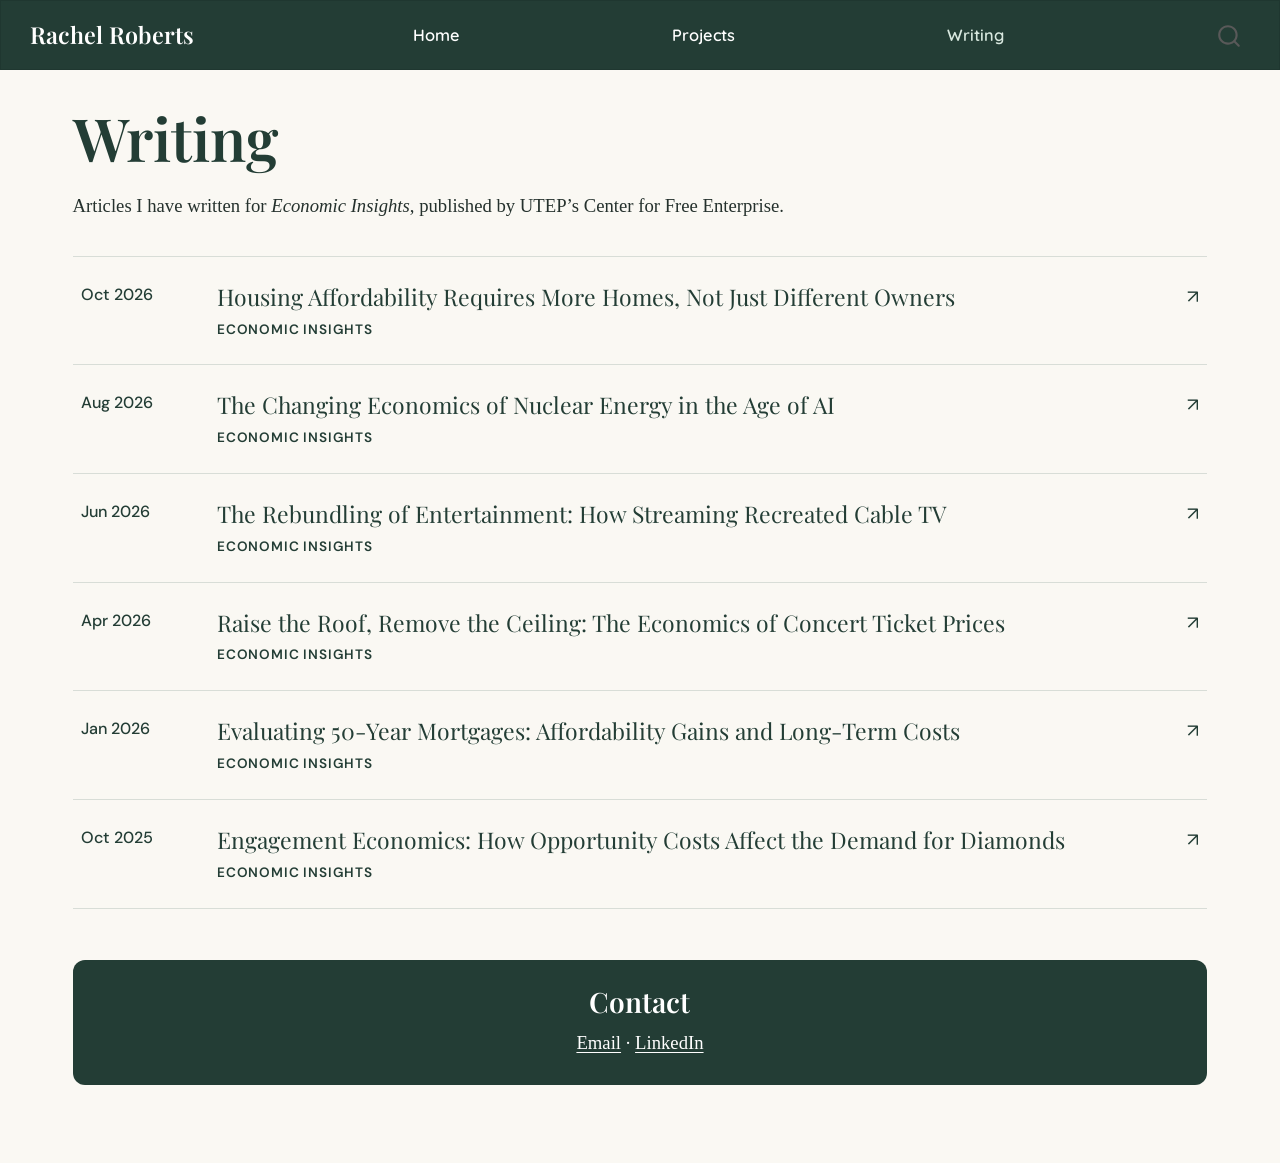
<file: Writing.html>
<!DOCTYPE html>
<html xmlns="http://www.w3.org/1999/xhtml" lang="en" xml:lang="en"><head>

<meta charset="utf-8">
<meta name="generator" content="quarto-1.10.18">

<meta name="viewport" content="width=device-width, initial-scale=1.0, user-scalable=yes">


<title>Writing – Rachel Roberts</title>
<style>
/* Default styles provided by pandoc.
** See https://pandoc.org/MANUAL.html#variables-for-html for config info.
*/
span.smallcaps{font-variant: small-caps;}
div.columns{display: flex; gap: 1.5em;}
div.column{flex: auto;}
@media screen {
div.columns{gap: min(4vw, 1.5em);}
div.column{overflow-x: auto;}
}
div.hanging-indent{margin-left: 1.5em; text-indent: -1.5em;}
ul.task-list{list-style: none;}
ul.task-list li input[type="checkbox"] {
  width: 0.8em;
  margin: 0 0.8em 0.2em -1em; /* quarto-specific, see https://github.com/quarto-dev/quarto-cli/issues/4556 */ 
  vertical-align: middle;
}
</style>


<script src="site_libs/quarto-nav/quarto-nav.js"></script>
<script src="site_libs/quarto-nav/headroom.min.js"></script>
<script src="site_libs/clipboard/clipboard.min.js"></script>
<script src="site_libs/quarto-search/autocomplete.umd.js"></script>
<script src="site_libs/quarto-search/fuse.min.js"></script>
<script src="site_libs/quarto-search/quarto-search.js"></script>
<meta name="quarto:offset" content="./">
<script src="site_libs/quarto-html/quarto.js" type="module"></script>
<script src="site_libs/quarto-html/tabsets/tabsets.js" type="module"></script>
<script src="site_libs/quarto-html/popper.min.js"></script>
<script src="site_libs/quarto-html/tippy.umd.min.js"></script>
<link href="site_libs/quarto-html/tippy.css" rel="stylesheet">
<link href="site_libs/quarto-html/quarto-syntax-highlighting-64a204ab8560d761af7679ceaba22944.css" rel="stylesheet" id="quarto-text-highlighting-styles">
<script src="site_libs/bootstrap/bootstrap.min.js"></script>
<link href="site_libs/bootstrap/bootstrap-icons.css" rel="stylesheet">
<link href="site_libs/bootstrap/bootstrap-e5f91ad3aecf1eb9d35c53ff38ad6c57.min.css" rel="stylesheet" append-hash="true" id="quarto-bootstrap" data-mode="light">
<script id="quarto-search-options" type="application/json">{
  "location": "navbar",
  "copy-button": false,
  "collapse-after": 3,
  "panel-placement": "end",
  "type": "overlay",
  "limit": 50,
  "keyboard-shortcut": [
    "f",
    "/",
    "s"
  ],
  "show-item-context": false,
  "language": {
    "search-no-results-text": "No results",
    "search-matching-documents-text": "matching documents",
    "search-copy-link-title": "Copy link to search",
    "search-hide-matches-text": "Hide additional matches",
    "search-more-match-text": "more match in this document",
    "search-more-matches-text": "more matches in this document",
    "search-clear-button-title": "Clear",
    "search-text-placeholder": "",
    "search-detached-cancel-button-title": "Cancel",
    "search-submit-button-title": "Submit",
    "search-label": "Search"
  }
}</script>


<link rel="stylesheet" href="styles.css">
</head>

<body class="nav-fixed quarto-light">

<div id="quarto-search-results"></div>
  <header id="quarto-header" class="headroom fixed-top">
    <nav class="navbar navbar-expand-lg " data-bs-theme="dark">
      <div class="navbar-container container-fluid">
      <div class="navbar-brand-container mx-auto">
    <a class="navbar-brand" href="./index.html">
    <span class="navbar-title">Rachel Roberts</span>
    </a>
  </div>
            <div id="quarto-search" class="" title="Search"></div>
          <button class="navbar-toggler" type="button" data-bs-toggle="collapse" data-bs-target="#navbarCollapse" aria-controls="navbarCollapse" role="menu" aria-expanded="false" aria-label="Toggle navigation" onclick="if (window.quartoToggleHeadroom) { window.quartoToggleHeadroom(); }">
  <span class="navbar-toggler-icon"></span>
</button>
          <div class="collapse navbar-collapse" id="navbarCollapse">
            <ul class="navbar-nav navbar-nav-scroll me-auto">
  <li class="nav-item">
    <a class="nav-link" href="./index.html"> 
<span class="menu-text">Home</span></a>
  </li>  
  <li class="nav-item">
    <a class="nav-link" href="./Projects.html"> 
<span class="menu-text">Projects</span></a>
  </li>  
  <li class="nav-item">
    <a class="nav-link active" href="./Writing.html" aria-current="page"> 
<span class="menu-text">Writing</span></a>
  </li>  
</ul>
          </div> <!-- /navcollapse -->
            <div class="quarto-navbar-tools">
</div>
      </div> <!-- /container-fluid -->
    </nav>
</header>
<!-- content -->
<div id="quarto-content" class="quarto-container page-columns page-rows-contents page-layout-full page-navbar">
<!-- sidebar -->
<!-- margin-sidebar -->
    
<!-- main -->
<main class="content column-page" id="quarto-document-content">

<header id="title-block-header" class="quarto-title-block default">
<div class="quarto-title">
<h1 class="title">Writing</h1>
</div>



<div class="quarto-title-meta column-page">

    
  
    
  </div>
  


</header>


<p>Articles I have written for <em>Economic Insights</em>, published by UTEP’s Center for Free Enterprise.</p>
<div class="articles-list">
  <a class="article-row" href="https://c4fe.substack.com/p/housing-affordability-requires-more">
    <time class="article-date" datetime="2026-10-29">Oct 2026</time>
    <span>
      <span class="article-title">Housing Affordability Requires More Homes, Not Just Different Owners</span>
      <span class="article-publication">Economic Insights</span>
    </span>
    <span aria-hidden="true">↗</span>
  </a>

  <a class="article-row" href="https://c4fe.substack.com/p/the-changing-economics-of-nuclear">
    <time class="article-date" datetime="2026-08-27">Aug 2026</time>
    <span>
      <span class="article-title">The Changing Economics of Nuclear Energy in the Age of AI</span>
      <span class="article-publication">Economic Insights</span>
    </span>
    <span aria-hidden="true">↗</span>
  </a>

  <a class="article-row" href="https://c4fe.substack.com/p/the-rebundling-of-entertainment-how">
    <time class="article-date" datetime="2026-06-25">Jun 2026</time>
    <span>
      <span class="article-title">The Rebundling of Entertainment: How Streaming Recreated Cable TV</span>
      <span class="article-publication">Economic Insights</span>
    </span>
    <span aria-hidden="true">↗</span>
  </a>

  <a class="article-row" href="https://c4fe.substack.com/p/raise-the-roof-remove-the-ceiling">
    <time class="article-date" datetime="2026-04-30">Apr 2026</time>
    <span>
      <span class="article-title">Raise the Roof, Remove the Ceiling: The Economics of Concert Ticket Prices</span>
      <span class="article-publication">Economic Insights</span>
    </span>
    <span aria-hidden="true">↗</span>
  </a>

  <a class="article-row" href="https://c4fe.substack.com/p/evaluating-50-year-mortgages-affordability">
    <time class="article-date" datetime="2026-01-29">Jan 2026</time>
    <span>
      <span class="article-title">Evaluating 50-Year Mortgages: Affordability Gains and Long-Term Costs</span>
      <span class="article-publication">Economic Insights</span>
    </span>
    <span aria-hidden="true">↗</span>
  </a>

  <a class="article-row" href="https://c4fe.substack.com/p/engagement-economics-how-opportunity">
    <time class="article-date" datetime="2025-10-30">Oct 2025</time>
    <span>
      <span class="article-title">Engagement Economics: How Opportunity Costs Affect the Demand for Diamonds</span>
      <span class="article-publication">Economic Insights</span>
    </span>
    <span aria-hidden="true">↗</span>
  </a>
</div>
<section id="contact" class="level2 contact-banner">
<h2 data-anchor-id="contact">Contact</h2>
<p><a href="mailto:rachelmroberts23@gmail.com">Email</a> · <a href="https://www.linkedin.com/in/rachel-roberts-86b67a217">LinkedIn</a></p>
</section>



</main> <!-- /main -->
<script id="quarto-html-after-body" type="application/javascript">
  window.document.addEventListener("DOMContentLoaded", function (event) {
    const isCodeAnnotation = (el) => {
      for (const clz of el.classList) {
        if (clz.startsWith('code-annotation-')) {                     
          return true;
        }
      }
      return false;
    }
    const onCopySuccess = function(e) {
      // button target
      const button = e.trigger;
      // don't keep focus
      button.blur();
      // flash "checked"
      button.classList.add('code-copy-button-checked');
      var currentTitle = button.getAttribute("title");
      button.setAttribute("title", "Copied!");
      let tooltip;
      if (window.bootstrap) {
        button.setAttribute("data-bs-toggle", "tooltip");
        button.setAttribute("data-bs-placement", "left");
        button.setAttribute("data-bs-title", "Copied!");
        tooltip = new bootstrap.Tooltip(button, 
          { trigger: "manual", 
            customClass: "code-copy-button-tooltip",
            offset: [0, -8]});
        tooltip.show();    
      }
      setTimeout(function() {
        if (tooltip) {
          tooltip.hide();
          button.removeAttribute("data-bs-title");
          button.removeAttribute("data-bs-toggle");
          button.removeAttribute("data-bs-placement");
        }
        button.setAttribute("title", currentTitle);
        button.classList.remove('code-copy-button-checked');
      }, 1000);
      // clear code selection
      e.clearSelection();
    }
    const getTextToCopy = function(trigger) {
      const outerScaffold = trigger.parentElement.cloneNode(true);
      const codeEl = outerScaffold.querySelector('code');
      for (const childEl of codeEl.children) {
        if (isCodeAnnotation(childEl)) {
          childEl.remove();
        }
      }
      return codeEl.innerText;
    }
    const clipboard = new window.ClipboardJS('.code-copy-button:not([data-in-quarto-modal])', {
      text: getTextToCopy
    });
    clipboard.on('success', onCopySuccess);
    if (window.document.getElementById('quarto-embedded-source-code-modal')) {
      const clipboardModal = new window.ClipboardJS('.code-copy-button[data-in-quarto-modal]', {
        text: getTextToCopy,
        container: window.document.getElementById('quarto-embedded-source-code-modal')
      });
      clipboardModal.on('success', onCopySuccess);
    }
      var localhostRegex = new RegExp(/^(?:http|https):\/\/localhost\:?[0-9]*\//);
      var mailtoRegex = new RegExp(/^mailto:/);
        var filterRegex = new RegExp("https:\/\/rachelmroberts\.github\.io\/");
      var isInternal = (href) => {
          return filterRegex.test(href) || localhostRegex.test(href) || mailtoRegex.test(href);
      }
      // Inspect non-navigation links and adorn them if external
     var links = window.document.querySelectorAll('a[href]:not(.nav-link):not(.navbar-brand):not(.toc-action):not(.sidebar-link):not(.sidebar-item-toggle):not(.pagination-link):not(.no-external):not([aria-hidden]):not(.dropdown-item):not(.quarto-navigation-tool):not(.about-link)');
      for (var i=0; i<links.length; i++) {
        const link = links[i];
        if (!isInternal(link.href)) {
          // undo the damage that might have been done by quarto-nav.js in the case of
          // links that we want to consider external
          if (link.dataset.originalHref !== undefined) {
            link.href = link.dataset.originalHref;
          }
        }
      }
    function tippyHover(el, contentFn, onTriggerFn, onUntriggerFn) {
      const config = {
        allowHTML: true,
        maxWidth: 500,
        delay: 100,
        arrow: false,
        appendTo: function(el) {
            return el.parentElement;
        },
        interactive: true,
        interactiveBorder: 10,
        theme: 'quarto',
        placement: 'bottom-start',
      };
      if (contentFn) {
        config.content = contentFn;
      }
      if (onTriggerFn) {
        config.onTrigger = onTriggerFn;
      }
      if (onUntriggerFn) {
        config.onUntrigger = onUntriggerFn;
      }
      window.tippy(el, config); 
    }
    const noterefs = window.document.querySelectorAll('a[role="doc-noteref"]');
    for (var i=0; i<noterefs.length; i++) {
      const ref = noterefs[i];
      tippyHover(ref, function() {
        // use id or data attribute instead here
        let href = ref.getAttribute('data-footnote-href') || ref.getAttribute('href');
        try { href = new URL(href).hash; } catch {}
        const id = href.replace(/^#\/?/, "");
        const note = window.document.getElementById(id);
        if (note) {
          return note.innerHTML;
        } else {
          return "";
        }
      });
    }
    const xrefs = window.document.querySelectorAll('a.quarto-xref');
    const processXRef = (id, note) => {
      // Strip column container classes
      const stripColumnClz = (el) => {
        el.classList.remove("page-full", "page-columns");
        if (el.children) {
          for (const child of el.children) {
            stripColumnClz(child);
          }
        }
      }
      stripColumnClz(note)
      if (id === null || id.startsWith('sec-')) {
        // Special case sections, only their first couple elements
        const container = document.createElement("div");
        if (note.children && note.children.length > 2) {
          container.appendChild(note.children[0].cloneNode(true));
          for (let i = 1; i < note.children.length; i++) {
            const child = note.children[i];
            if (child.tagName === "P" && child.innerText === "") {
              continue;
            } else {
              container.appendChild(child.cloneNode(true));
              break;
            }
          }
          if (window.Quarto?.typesetMath) {
            window.Quarto.typesetMath(container);
          }
          return container.innerHTML
        } else {
          if (window.Quarto?.typesetMath) {
            window.Quarto.typesetMath(note);
          }
          return note.innerHTML;
        }
      } else {
        // Remove any anchor links if they are present
        const anchorLink = note.querySelector('a.anchorjs-link');
        if (anchorLink) {
          anchorLink.remove();
        }
        if (window.Quarto?.typesetMath) {
          window.Quarto.typesetMath(note);
        }
        if (note.classList.contains("callout")) {
          return note.outerHTML;
        } else {
          return note.innerHTML;
        }
      }
    }
    for (var i=0; i<xrefs.length; i++) {
      const xref = xrefs[i];
      tippyHover(xref, undefined, function(instance) {
        instance.disable();
        let url = xref.getAttribute('href');
        let hash = undefined; 
        if (url.startsWith('#')) {
          hash = url;
        } else {
          try { hash = new URL(url).hash; } catch {}
        }
        if (hash) {
          const id = hash.replace(/^#\/?/, "");
          const note = window.document.getElementById(id);
          if (note !== null) {
            try {
              const html = processXRef(id, note.cloneNode(true));
              instance.setContent(html);
            } finally {
              instance.enable();
              instance.show();
            }
          } else {
            // See if we can fetch this
            fetch(url.split('#')[0])
            .then(res => res.text())
            .then(html => {
              const parser = new DOMParser();
              const htmlDoc = parser.parseFromString(html, "text/html");
              const note = htmlDoc.getElementById(id);
              if (note !== null) {
                const html = processXRef(id, note);
                instance.setContent(html);
              } 
            }).finally(() => {
              instance.enable();
              instance.show();
            });
          }
        } else {
          // See if we can fetch a full url (with no hash to target)
          // This is a special case and we should probably do some content thinning / targeting
          fetch(url)
          .then(res => res.text())
          .then(html => {
            const parser = new DOMParser();
            const htmlDoc = parser.parseFromString(html, "text/html");
            const note = htmlDoc.querySelector('main.content');
            if (note !== null) {
              // This should only happen for chapter cross references
              // (since there is no id in the URL)
              // remove the first header
              if (note.children.length > 0 && note.children[0].tagName === "HEADER") {
                note.children[0].remove();
              }
              const html = processXRef(null, note);
              instance.setContent(html);
            } 
          }).finally(() => {
            instance.enable();
            instance.show();
          });
        }
      }, function(instance) {
      });
    }
        let selectedAnnoteEl;
        const selectorForAnnotation = ( cell, annotation) => {
          let cellAttr = 'data-code-cell="' + cell + '"';
          let lineAttr = 'data-code-annotation="' +  annotation + '"';
          const selector = 'span[' + cellAttr + '][' + lineAttr + ']';
          return selector;
        }
        const selectCodeLines = (annoteEl) => {
          const doc = window.document;
          const targetCell = annoteEl.getAttribute("data-target-cell");
          const targetAnnotation = annoteEl.getAttribute("data-target-annotation");
          const annoteSpan = window.document.querySelector(selectorForAnnotation(targetCell, targetAnnotation));
          const lines = annoteSpan.getAttribute("data-code-lines").split(",");
          const lineIds = lines.map((line) => {
            return targetCell + "-" + line;
          })
          let top = null;
          let height = null;
          let parent = null;
          if (lineIds.length > 0) {
              //compute the position of the single el (top and bottom and make a div)
              const el = window.document.getElementById(lineIds[0]);
              top = el.offsetTop;
              height = el.offsetHeight;
              parent = el.parentElement.parentElement;
            if (lineIds.length > 1) {
              const lastEl = window.document.getElementById(lineIds[lineIds.length - 1]);
              const bottom = lastEl.offsetTop + lastEl.offsetHeight;
              height = bottom - top;
            }
            if (top !== null && height !== null && parent !== null) {
              // cook up a div (if necessary) and position it 
              let div = window.document.getElementById("code-annotation-line-highlight");
              if (div === null) {
                div = window.document.createElement("div");
                div.setAttribute("id", "code-annotation-line-highlight");
                div.style.position = 'absolute';
                parent.appendChild(div);
              }
              div.style.top = top - 2 + "px";
              div.style.height = height + 4 + "px";
              div.style.left = 0;
              let gutterDiv = window.document.getElementById("code-annotation-line-highlight-gutter");
              if (gutterDiv === null) {
                gutterDiv = window.document.createElement("div");
                gutterDiv.setAttribute("id", "code-annotation-line-highlight-gutter");
                gutterDiv.style.position = 'absolute';
                const codeCell = window.document.getElementById(targetCell);
                const gutter = codeCell.querySelector('.code-annotation-gutter');
                gutter.appendChild(gutterDiv);
              }
              gutterDiv.style.top = top - 2 + "px";
              gutterDiv.style.height = height + 4 + "px";
            }
            selectedAnnoteEl = annoteEl;
          }
        };
        const unselectCodeLines = () => {
          const elementsIds = ["code-annotation-line-highlight", "code-annotation-line-highlight-gutter"];
          elementsIds.forEach((elId) => {
            const div = window.document.getElementById(elId);
            if (div) {
              div.remove();
            }
          });
          selectedAnnoteEl = undefined;
        };
          // Handle positioning of the toggle
      window.addEventListener(
        "resize",
        throttle(() => {
          elRect = undefined;
          if (selectedAnnoteEl) {
            selectCodeLines(selectedAnnoteEl);
          }
        }, 10)
      );
      function throttle(fn, ms) {
      let throttle = false;
      let timer;
        return (...args) => {
          if(!throttle) { // first call gets through
              fn.apply(this, args);
              throttle = true;
          } else { // all the others get throttled
              if(timer) clearTimeout(timer); // cancel #2
              timer = setTimeout(() => {
                fn.apply(this, args);
                timer = throttle = false;
              }, ms);
          }
        };
      }
        // Attach click handler to the DT
        const annoteDls = window.document.querySelectorAll('dt[data-target-cell]');
        for (const annoteDlNode of annoteDls) {
          annoteDlNode.addEventListener('click', (event) => {
            const clickedEl = event.target;
            if (clickedEl !== selectedAnnoteEl) {
              unselectCodeLines();
              const activeEl = window.document.querySelector('dt[data-target-cell].code-annotation-active');
              if (activeEl) {
                activeEl.classList.remove('code-annotation-active');
              }
              selectCodeLines(clickedEl);
              clickedEl.classList.add('code-annotation-active');
            } else {
              // Unselect the line
              unselectCodeLines();
              clickedEl.classList.remove('code-annotation-active');
            }
          });
        }
    const findCites = (el) => {
      const parentEl = el.parentElement;
      if (parentEl) {
        const cites = parentEl.dataset.cites;
        if (cites) {
          return {
            el,
            cites: cites.split(' ')
          };
        } else {
          return findCites(el.parentElement)
        }
      } else {
        return undefined;
      }
    };
    var bibliorefs = window.document.querySelectorAll('a[role="doc-biblioref"]');
    for (var i=0; i<bibliorefs.length; i++) {
      const ref = bibliorefs[i];
      const citeInfo = findCites(ref);
      if (citeInfo) {
        tippyHover(citeInfo.el, function() {
          var popup = window.document.createElement('div');
          citeInfo.cites.forEach(function(cite) {
            var citeDiv = window.document.createElement('div');
            citeDiv.classList.add('hanging-indent');
            citeDiv.classList.add('csl-entry');
            var biblioDiv = window.document.getElementById('ref-' + cite);
            if (biblioDiv) {
              citeDiv.innerHTML = biblioDiv.innerHTML;
            }
            popup.appendChild(citeDiv);
          });
          return popup.innerHTML;
        });
      }
    }
  });
  </script>
</div> <!-- /content -->




</body></html>
</file>
<file: site_libs/quarto-html/tippy.css>
.tippy-box[data-animation=fade][data-state=hidden]{opacity:0}[data-tippy-root]{max-width:calc(100vw - 10px)}.tippy-box{position:relative;background-color:#333;color:#fff;border-radius:4px;font-size:14px;line-height:1.4;white-space:normal;outline:0;transition-property:transform,visibility,opacity}.tippy-box[data-placement^=top]>.tippy-arrow{bottom:0}.tippy-box[data-placement^=top]>.tippy-arrow:before{bottom:-7px;left:0;border-width:8px 8px 0;border-top-color:initial;transform-origin:center top}.tippy-box[data-placement^=bottom]>.tippy-arrow{top:0}.tippy-box[data-placement^=bottom]>.tippy-arrow:before{top:-7px;left:0;border-width:0 8px 8px;border-bottom-color:initial;transform-origin:center bottom}.tippy-box[data-placement^=left]>.tippy-arrow{right:0}.tippy-box[data-placement^=left]>.tippy-arrow:before{border-width:8px 0 8px 8px;border-left-color:initial;right:-7px;transform-origin:center left}.tippy-box[data-placement^=right]>.tippy-arrow{left:0}.tippy-box[data-placement^=right]>.tippy-arrow:before{left:-7px;border-width:8px 8px 8px 0;border-right-color:initial;transform-origin:center right}.tippy-box[data-inertia][data-state=visible]{transition-timing-function:cubic-bezier(.54,1.5,.38,1.11)}.tippy-arrow{width:16px;height:16px;color:#333}.tippy-arrow:before{content:"";position:absolute;border-color:transparent;border-style:solid}.tippy-content{position:relative;padding:5px 9px;z-index:1}
</file>
<file: site_libs/quarto-html/quarto-syntax-highlighting-64a204ab8560d761af7679ceaba22944.css>
/* quarto syntax highlight colors */
:root {
  --quarto-hl-ot-color: #003B4F;
  --quarto-hl-at-color: #657422;
  --quarto-hl-ss-color: #20794D;
  --quarto-hl-an-color: #5E5E5E;
  --quarto-hl-fu-color: #4758AB;
  --quarto-hl-st-color: #20794D;
  --quarto-hl-cf-color: #003B4F;
  --quarto-hl-op-color: #5E5E5E;
  --quarto-hl-er-color: #AD0000;
  --quarto-hl-bn-color: #AD0000;
  --quarto-hl-al-color: #AD0000;
  --quarto-hl-va-color: #111111;
  --quarto-hl-bu-color: inherit;
  --quarto-hl-ex-color: inherit;
  --quarto-hl-pp-color: #AD0000;
  --quarto-hl-in-color: #5E5E5E;
  --quarto-hl-vs-color: #20794D;
  --quarto-hl-wa-color: #5E5E5E;
  --quarto-hl-do-color: #5E5E5E;
  --quarto-hl-im-color: #00769E;
  --quarto-hl-ch-color: #20794D;
  --quarto-hl-dt-color: #AD0000;
  --quarto-hl-fl-color: #AD0000;
  --quarto-hl-co-color: #5E5E5E;
  --quarto-hl-cv-color: #5E5E5E;
  --quarto-hl-cn-color: #8f5902;
  --quarto-hl-sc-color: #5E5E5E;
  --quarto-hl-dv-color: #AD0000;
  --quarto-hl-kw-color: #003B4F;
}

/* other quarto variables */
:root {
  --quarto-font-monospace: SFMono-Regular, Menlo, Monaco, Consolas, "Liberation Mono", "Courier New", monospace;
}

/* syntax highlight based on Pandoc's rules */
pre > code.sourceCode > span {
  color: #003B4F;
}

code.sourceCode > span {
  color: #003B4F;
}

div.sourceCode,
div.sourceCode pre.sourceCode {
  color: #003B4F;
}

/* Normal */
code span {
  color: #003B4F;
}

/* Alert */
code span.al {
  color: #AD0000;
  font-style: inherit;
}

/* Annotation */
code span.an {
  color: #5E5E5E;
  font-style: inherit;
}

/* Attribute */
code span.at {
  color: #657422;
  font-style: inherit;
}

/* BaseN */
code span.bn {
  color: #AD0000;
  font-style: inherit;
}

/* BuiltIn */
code span.bu {
  font-style: inherit;
}

/* ControlFlow */
code span.cf {
  color: #003B4F;
  font-weight: bold;
  font-style: inherit;
}

/* Char */
code span.ch {
  color: #20794D;
  font-style: inherit;
}

/* Constant */
code span.cn {
  color: #8f5902;
  font-style: inherit;
}

/* Comment */
code span.co {
  color: #5E5E5E;
  font-style: inherit;
}

/* CommentVar */
code span.cv {
  color: #5E5E5E;
  font-style: italic;
}

/* Documentation */
code span.do {
  color: #5E5E5E;
  font-style: italic;
}

/* DataType */
code span.dt {
  color: #AD0000;
  font-style: inherit;
}

/* DecVal */
code span.dv {
  color: #AD0000;
  font-style: inherit;
}

/* Error */
code span.er {
  color: #AD0000;
  font-style: inherit;
}

/* Extension */
code span.ex {
  font-style: inherit;
}

/* Float */
code span.fl {
  color: #AD0000;
  font-style: inherit;
}

/* Function */
code span.fu {
  color: #4758AB;
  font-style: inherit;
}

/* Import */
code span.im {
  color: #00769E;
  font-style: inherit;
}

/* Information */
code span.in {
  color: #5E5E5E;
  font-style: inherit;
}

/* Keyword */
code span.kw {
  color: #003B4F;
  font-weight: bold;
  font-style: inherit;
}

/* Operator */
code span.op {
  color: #5E5E5E;
  font-style: inherit;
}

/* Other */
code span.ot {
  color: #003B4F;
  font-style: inherit;
}

/* Preprocessor */
code span.pp {
  color: #AD0000;
  font-style: inherit;
}

/* SpecialChar */
code span.sc {
  color: #5E5E5E;
  font-style: inherit;
}

/* SpecialString */
code span.ss {
  color: #20794D;
  font-style: inherit;
}

/* String */
code span.st {
  color: #20794D;
  font-style: inherit;
}

/* Variable */
code span.va {
  color: #111111;
  font-style: inherit;
}

/* VerbatimString */
code span.vs {
  color: #20794D;
  font-style: inherit;
}

/* Warning */
code span.wa {
  color: #5E5E5E;
  font-style: italic;
}

.prevent-inlining {
  content: "</";
}

/*# sourceMappingURL=9d8d5bb603a83b8298b89080a598c93b.css.map */
</file>
<file: styles.css>
@import url("https://fonts.googleapis.com/css2?family=DM+Sans:wght@400;500;600&family=Playfair+Display:wght@600;700&display=swap");
@import url("https://fonts.googleapis.com/css2?family=Quicksand:wght@600&display=swap");

:root {
  --page-color: #faf8f3;
  --nav-color: #233d35;
  --text-color: #25312d;
  --link-color: #326653;
}

body {
  background-color: var(--page-color);
  color: var(--text-color);
  font-family: "Segoe UI", sans-serif;
  line-height: 1.7;
}

.navbar {
  background-color: var(--nav-color);
}

.navbar .navbar-brand,
.navbar .nav-link {
  color: #ffffff;
}

.navbar .nav-link:hover,
.navbar .nav-link.active {
  color: #d8e8df;
}

main h1 {
  color: var(--nav-color);
  font-family: Georgia, serif;;
  font-size: clamp(2rem, 5vw, 3.5rem);
}

main a {
  color: var(--link-color);
}

main img[src$="RachelRobertsHeadshot.jpg"] {
  border-radius: 12px;
}
.navbar .navbar-brand,
main h1 {
  font-family: "Playfair Display", Georgia, serif;
  font-weight: 600;
}

.navbar .nav-link {
  font-family: "Quicksand", "Segoe UI", sans-serif;
  font-weight: 600;
}

.contact-banner {
  margin-top: 3rem;
  padding: 1.5rem;
  border-radius: 12px;
  background-color: var(--nav-color);
  color: white;
  text-align: center;
}

.contact-banner h2 {
  margin: 0 0 0.5rem;
  padding: 0;
  border-bottom: 0;
  color: inherit;
  font-family: "Playfair Display", Georgia, serif;
}

.contact-banner p {
  margin: 0;
}

.contact-banner a {
  color: inherit;
  text-decoration: underline;
}

.articles-list {
  margin-top: 2rem;
  border-top: 1px solid #d8ddd7;
}

.articles-list .article-row {
  display: grid;
  grid-template-columns: 7rem minmax(0, 1fr) auto;
  gap: 1rem;
  align-items: start;
  padding: 1.4rem 0.5rem;
  border-bottom: 1px solid #d8ddd7;
  color: var(--nav-color);
  text-decoration: none;
  font-family: "DM Sans", "Segoe UI", sans-serif;
}

.article-date {
  font-size: 0.95rem;
  font-weight: 500;
}

.article-title {
  display: block;
  font-family: "Playfair Display", Georgia, serif;
  font-size: 1.35rem;
  line-height: 1.35;
}

.article-publication {
  display: block;
  margin-top: 0.35rem;
  font-size: 0.8rem;
  font-weight: 600;
  letter-spacing: 0.06em;
  text-transform: uppercase;
}

.articles-list .article-row:hover,
.articles-list .article-row:focus-visible {
  background-color: #edf1ec;
}

.article-row:hover .article-title,
.article-row:focus-visible .article-title {
  text-decoration: underline;
}

@media (max-width: 600px) {
  .articles-list .article-row {
    grid-template-columns: minmax(0, 1fr) auto;
    gap: 0.35rem 1rem;
  }

  .article-date {
    grid-column: 1 / -1;
    font-size: 0.85rem;
  }

  .article-date:empty {
    display: none;
  }
}

.home-intro {
  display: grid;
  grid-template-columns: max-content minmax(0, 1fr);
  align-items: center;
  gap: 2.5rem;
}

.home-profile {
  text-align: center;
}

.home-profile h1 {
  margin: 0 0 1rem;
  font-size: clamp(1.9rem, 4vw, 2.6rem);
}

.home-profile p,
.home-bio p:last-child {
  margin-bottom: 0;
}

@media (max-width: 650px) {
  .home-intro {
    grid-template-columns: minmax(0, 1fr);
    gap: 1.5rem;
  }
}

body:has(.home-intro) main#quarto-document-content {
  width: 100%;
  max-width: 1050px;
  margin-inline: auto;
  padding-inline: 1.25rem;
}

.featured-research {
  margin-top: 3rem;
}

.featured-research h2 {
  color: var(--nav-color);
  font-family: "Playfair Display", Georgia, serif;
}

.recent-writing {
  margin-top: 3rem;
}

.recent-writing h2 {
  color: var(--nav-color);
  font-family: "Playfair Display", Georgia, serif;
}

@media (min-width: 992px) {
  .navbar .navbar-nav {
    flex: 1;
    justify-content: space-evenly;
  }
}


.home-profile .resume-button {
  display: inline-block;
  margin-top: 0.85rem;
  padding: 0.5rem 0.9rem;
  border-radius: 8px;
  background-color: var(--nav-color);
  color: white;
  font-family: "Quicksand", "Segoe UI", sans-serif;
  font-weight: 600;
  text-decoration: none;
}

.home-profile .resume-button:hover,
.home-profile .resume-button:focus-visible {
  text-decoration: underline;
}
</file>
